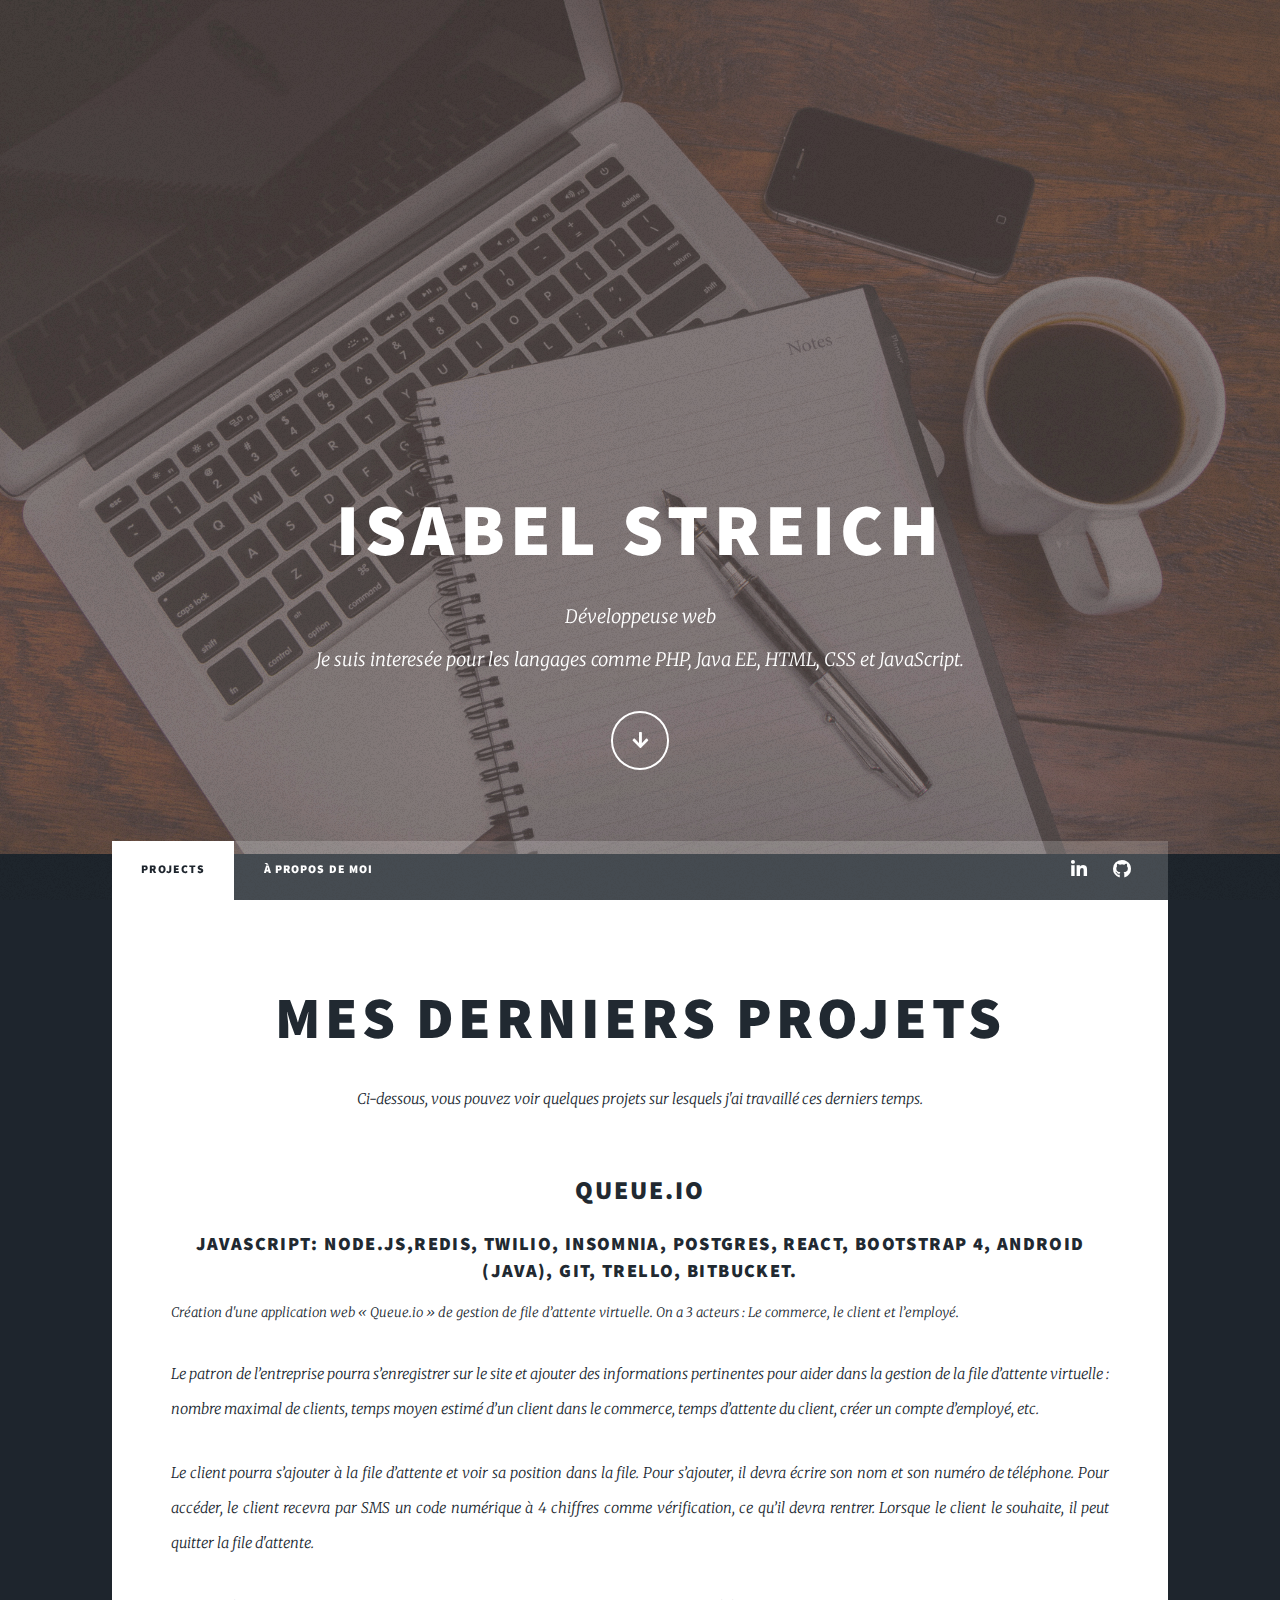
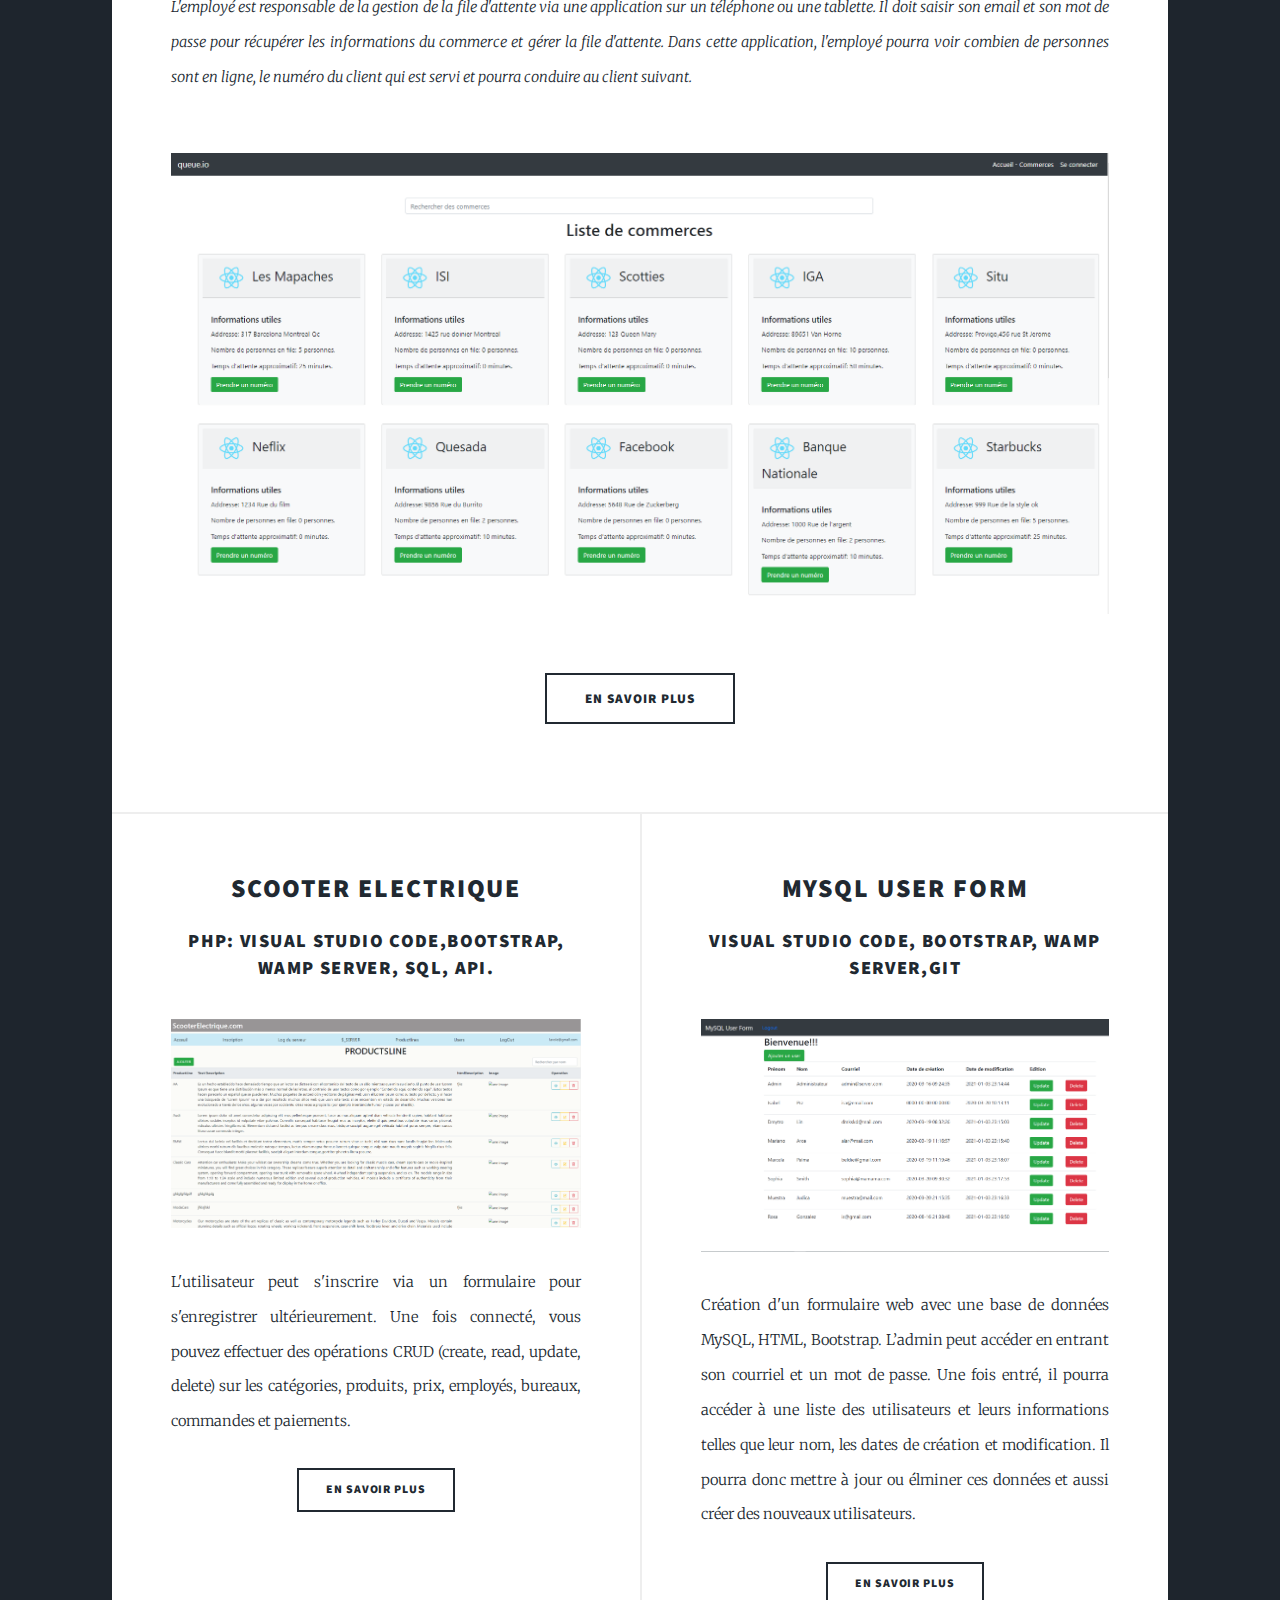
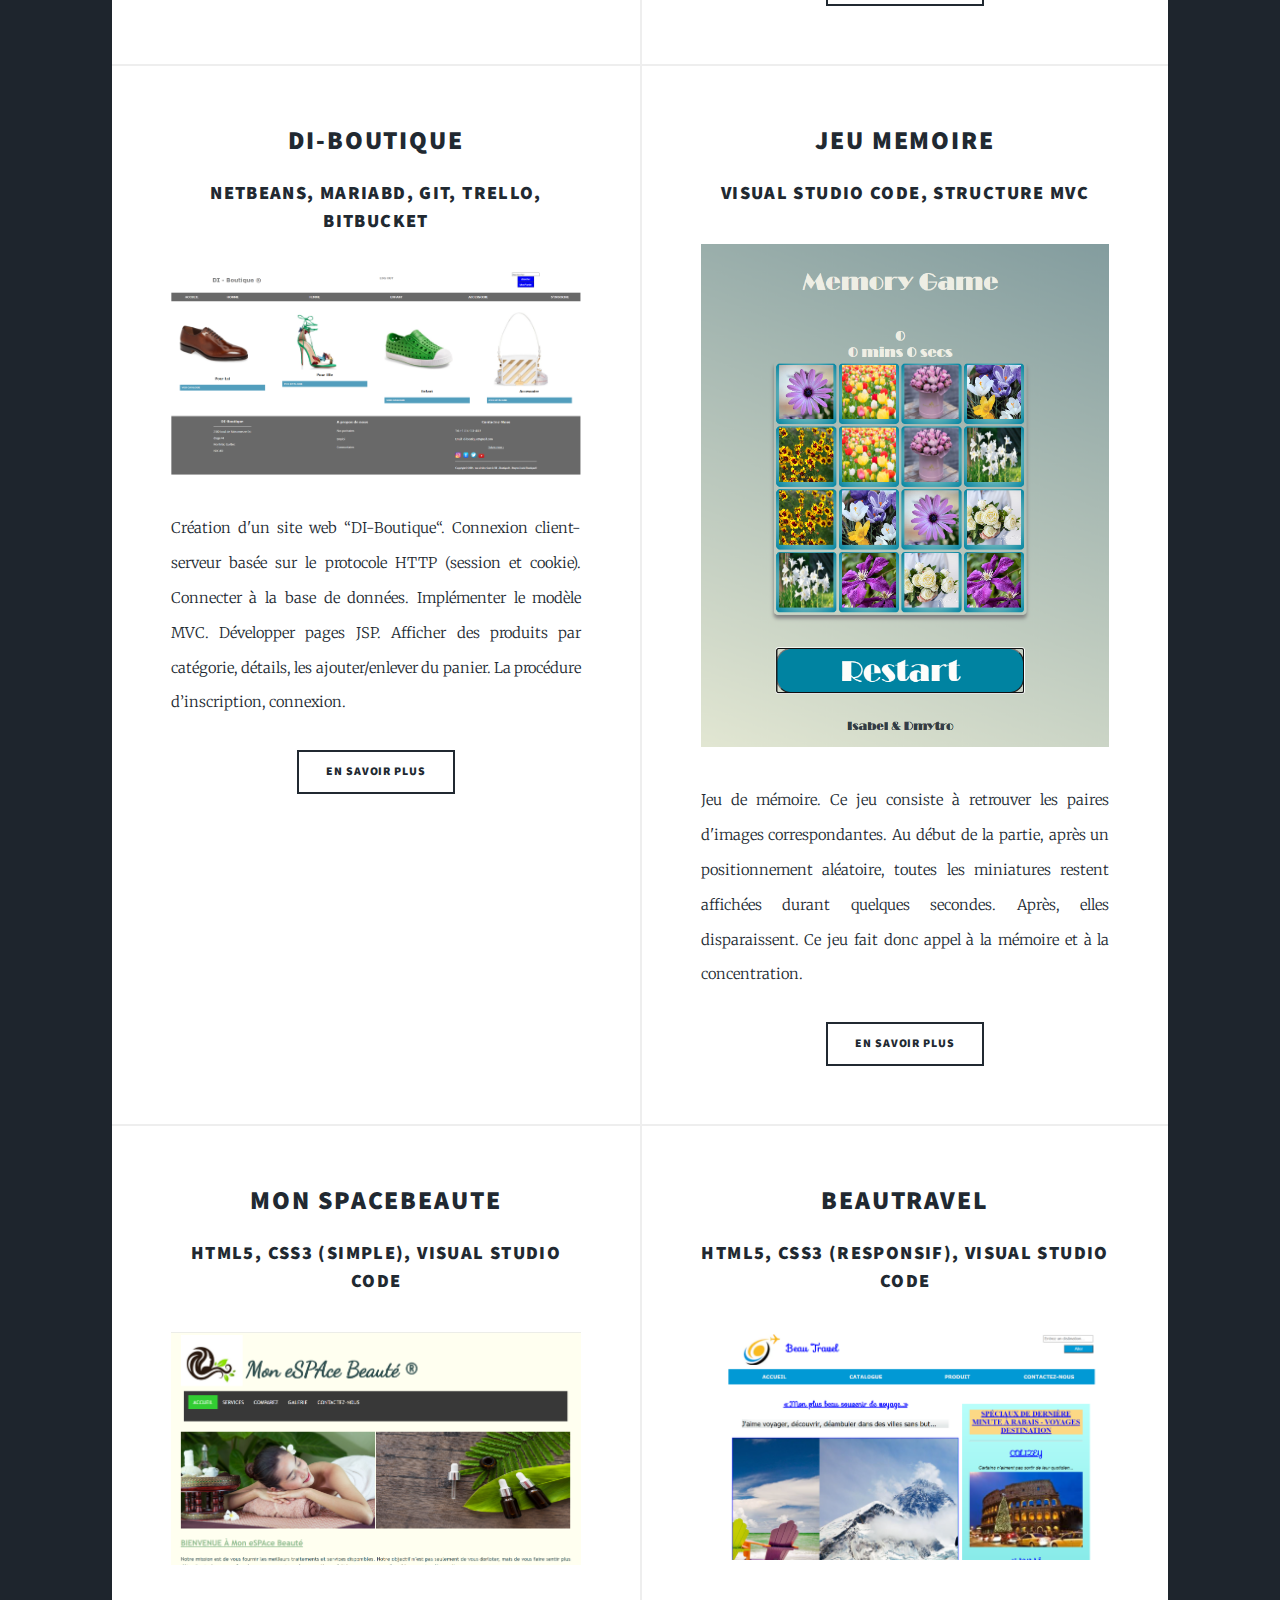
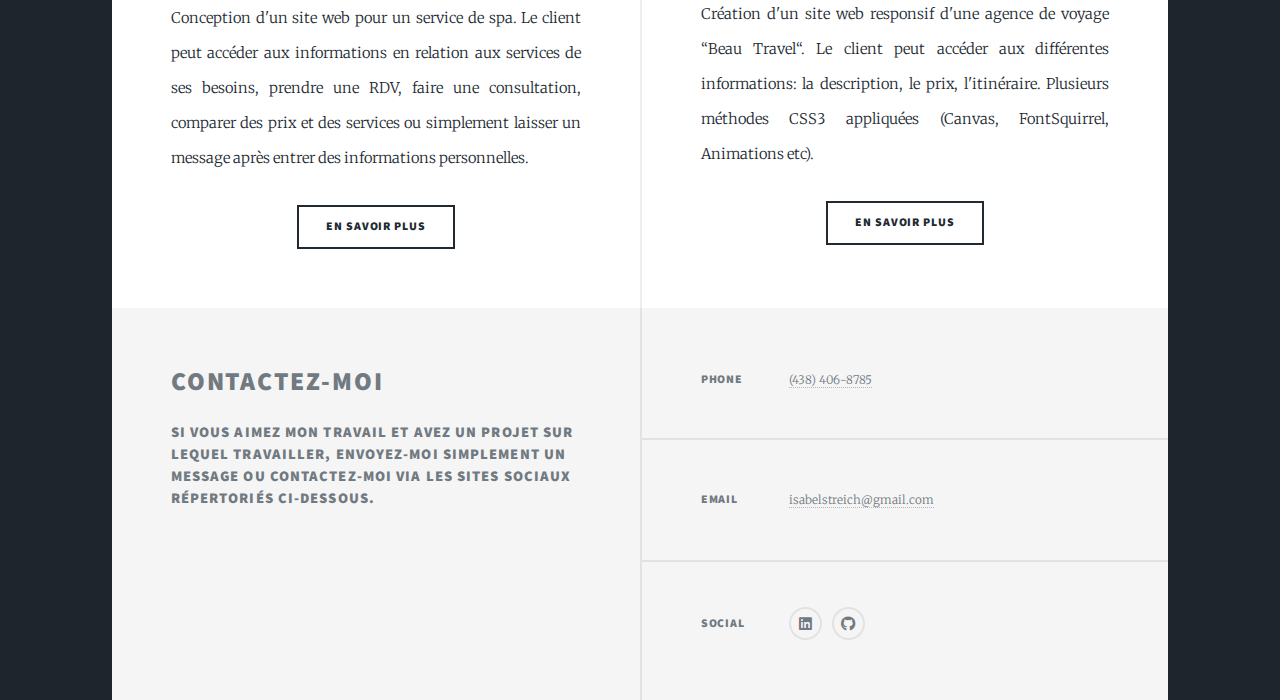
<file: index.html>
<!DOCTYPE HTML>
<!--
	Massively by HTML5 UP
	html5up.net | @ajlkn
	Free for personal and commercial use under the CCA 3.0 license (html5up.net/license)
-->
<html>

<head>
	<title>Isabel Streich: portfolio</title>
	<meta charset="utf-8" />
	<meta name="viewport" content="width=device-width, initial-scale=1, user-scalable=no" />
	<link rel="stylesheet" href="assets/css/main.css" />
	<noscript>
		<link rel="stylesheet" href="assets/css/noscript.css" />
	</noscript>
</head>

<body class="is-preload">

	<!-- Wrapper -->
	<div id="wrapper" class="fade-in">

		<!-- Intro -->
		<div id="intro">
			<h1>Isabel Streich</h1>
			<p>Développeuse web <a href="https://twitter.com/ajlkn"></a> <a href="https://html5up.net"></a><br />
				Je suis interesée pour les langages comme PHP, Java EE, HTML, CSS et JavaScript.</p>
			<ul class="actions">
				<li><a href="#header" class="button icon solid solo fa-arrow-down scrolly">Continue</a></li>
			</ul>
		</div>

		<!-- Header -->
		<header id="header">
			<a href="index.html" class="logo"> Isabel Streich</a>
		</header>

		<!-- Nav -->
		<nav id="nav">
			<ul class="links">
				<li class="active"><a href="index.html">Projects</a></li>
				<li><a href="generic.html">À PROPOS DE MOI</a></li>
				<!-- <li><a href="elements.html">Elements Reference</a></li> -->
			</ul>
			<ul class="icons">
				<li><a href="https://www.linkedin.com/in/isabel-streich-a444b17b/"
						class="icon brands fa-linkedin-in"><span class="label">LinkedIn</span></a></li>
				<li><a href="https://github.com/isabelStreich?tab=repositories" class="icon brands fa-github"><span
							class="label">GitHub</span></a></li>
			</ul>
		</nav>

		<!-- Main -->
		<div id="main">

			<!-- Featured Post -->
			<article class="post featured">
				<header class="major">
					<h2>Mes derniers projets</h2>
					<p>Ci-dessous, vous pouvez voir quelques projets sur lesquels j'ai travaillé ces derniers temps.</p>
				</header>

				<header class="posts">
					<!-- <span class="date">Decembre 2020</span> -->
					<h2><a href="https://github.com/isabelStreich/Queueio">Queue.io</a></h2>
					<h3>JavaScript: Node.js,Redis, Twilio, Insomnia, Postgres, React, Bootstrap 4, Android (java), GIT,
						Trello, Bitbucket.</h3>
					<p>Création d'une application web « Queue.io » de gestion de file d’attente virtuelle. On a 3
						acteurs : Le commerce, le client et l’employé.</p>
					<p>Le patron de l’entreprise pourra s’enregistrer sur le site et ajouter des informations
						pertinentes pour aider dans la gestion de la file d’attente virtuelle : nombre maximal de
						clients, temps moyen estimé d’un client dans le commerce, temps d’attente du client, créer un
						compte d’employé, etc.</p>
					<p>Le client pourra s’ajouter à la file d’attente et voir sa position dans la file. Pour s’ajouter,
						il devra écrire son nom et son numéro de téléphone. Pour accéder, le client recevra par SMS un
						code numérique à 4 chiffres comme vérification, ce qu’il devra rentrer. Lorsque le client le
						souhaite, il peut quitter la file d'attente.</p>
					<p>L'employé est responsable de la gestion de la file d'attente via une application sur un
						téléphone ou une tablette. Il doit saisir son email et son mot de passe pour récupérer les
						informations du commerce et gérer la file d'attente. Dans cette application, l'employé pourra
						voir combien de personnes sont en ligne, le numéro du client qui est servi et pourra conduire au
						client suivant.</p>
				</header>
				<a href="#" class="image main"><img src="images/queueio.png" alt="" /></a>
				<ul class="actions special">
					<li><a href="https://github.com/isabelStreich/Queueio" class="button large">En savoir plus</a></li>
				</ul>
			</article>

			<!-- Posts -->
			<section class="posts">
				<article>
					<header>
						<!-- <span class="date">September, 2020</span> -->
						<h2><a href="https://github.com/isabelStreich/scooter-electrique">Scooter Electrique </a></h2>
						<h3>PHP: Visual Studio Code,Bootstrap, Wamp Server, SQL, API.</h3>
					</header>
					<a href="https://github.com/isabelStreich/scooter-electrique" class="image fit"><img
							src="images/scooterElectrique.png" alt="" /></a>
					<p>L'utilisateur peut s'inscrire via un formulaire pour s'enregistrer ultérieurement. Une fois
						connecté, vous pouvez effectuer des opérations CRUD (create, read, update, delete) sur les
						catégories, produits, prix, employés, bureaux, commandes et paiements.</p>
					<ul class="actions special">
						<li><a href="https://github.com/isabelStreich/scooter-electrique" class="button">En savoir
								plus</a></li>
					</ul>
				</article>
				<article>
					<header>
						<!-- <span class="date">April 22, 2017</span> -->
						<h2><a href="https://github.com/isabelStreich/MySQL-User-Form">MySQL User Form</a></h2>
						<h3>Visual Studio Code, Bootstrap, Wamp Server,Git</h3>
					</header>
					<a href="https://github.com/isabelStreich/MySQL-User-Form" class="image fit"><img
							src="images/php-contact_list.png" alt="" /></a>
					<p>Création d'un formulaire web avec une base de données MySQL, HTML, Bootstrap. L’admin peut
						accéder en entrant son courriel et un mot de passe. Une fois entré, il pourra accéder à une
						liste des utilisateurs et leurs informations telles que leur nom, les dates de création et
						modification. Il pourra donc mettre à jour ou élminer ces données et aussi créer des nouveaux
						utilisateurs.</p>
					<ul class="actions special">
						<li><a href="https://github.com/isabelStreich/MySQL-User-Form" class="button">En savoir plus</a>
						</li>
					</ul>
				</article>
				<article>
					<header>
						<!-- <span class="date">April 18, 2017</span> -->
						<h2><a href="https://github.com/isabelStreich/di-boutique">Di-Boutique</a></h2>
						<h3>NetBeans, MariaBD, GIT, Trello, Bitbucket</h3>
					</header>
					<a href="https://github.com/isabelStreich/di-boutique" class="image fit"><img
							src="images/di-boutique.png" alt="" /></a>
					<p>Création d'un site web “DI-Boutique“. Connexion client-serveur basée sur le protocole HTTP
						(session et cookie). Connecter à la base de données. Implémenter le modèle MVC. Développer pages
						JSP. Afficher des produits par catégorie, détails, les ajouter/enlever du panier. La procédure
						d’inscription, connexion.</p>
					<ul class="actions special">
						<li><a href="https://github.com/isabelStreich/di-boutique" class="button">En savoir plus</a>
						</li>
					</ul>
				</article>
				<article>
					<header>
						<!-- <span class="date">April 14, 2017</span> -->
						<h2><a href="https://github.com/isabelStreich/JeuxMemoire">Jeu Memoire</a></h2>
						<h3>Visual Studio Code, Structure MVC</h3>
					</header>
					<a href="https://isabelstreich.github.io/JeuxMemoire" class="image fit"><img
							src="images/memorygame.png" alt="" /></a>
					<p>Jeu de mémoire. Ce jeu consiste à retrouver les paires d'images correspondantes. Au début de la
						partie, après un positionnement aléatoire, toutes les miniatures restent affichées durant
						quelques secondes. Après, elles disparaissent. Ce jeu fait donc appel à la mémoire et à la
						concentration.</p>
					<ul class="actions special">
						<li><a href="https://isabelstreich.github.io/JeuxMemoire" class="button">En savoir plus</a></li>
					</ul>
				</article>
				<article>
					<header>
						<!-- <span class="date">April 11, 2017</span> -->
						<h2><a href="http://streich.projetisi.com/">Mon SpaceBeaute</a></h2>
						<h3>HTML5, CSS3 (simple), Visual Studio Code</h3>
					</header>
					<a href="http://streich.projetisi.com/" class="image fit"><img src="images/monespacebeaute.png"
							alt="" /></a>
					<p>Conception d'un site web pour un service de spa. Le client peut accéder aux informations en
						relation aux services de ses besoins, prendre une RDV, faire une consultation, comparer des prix
						et des services ou simplement laisser un message après entrer des informations personnelles.</p>
					<ul class="actions special">
						<li><a href="http://streich.projetisi.com/" class="button">En savoir plus</a></li>
					</ul>
				</article>
				<article>
					<header>
						<!-- <span class="date">April 7, 2017</span> -->
						<h2><a href="https://github.com/isabelStreich/BeauTravel">BeauTravel</a></h2>
						<h3>HTML5, CSS3 (responsif), Visual Studio Code</h3>
					</header>
					<a href="https://github.com/isabelStreich/BeauTravel" class="image fit"><img
							src="images/beauTravel.png" alt="" /></a>
					<p>Création d'un site web responsif d'une agence de voyage “Beau Travel“. Le client peut accéder aux
						différentes informations: la description, le prix, l'itinéraire. Plusieurs méthodes CSS3
						appliquées (Canvas, FontSquirrel, Animations etc).</p>
					<ul class="actions special">
						<li><a href="https://github.com/isabelStreich/BeauTravel" class="button">En savoir plus</a></li>
					</ul>
				</article>
			</section>

			<!-- Footer -->


		</div>

		<!-- Footer -->
		<footer id="footer">
			<!-- <section>
				<form method="post" action="#">
					<div class="fields">
						<div class="field">
							<label for="name">Name</label>
							<input type="text" name="name" id="name" />
						</div>
						<div class="field">
							<label for="email">Email</label>
							<input type="text" name="email" id="email" />
						</div>
						<div class="field">
							<label for="message">Message</label>
							<textarea name="message" id="message" rows="3"></textarea>
						</div>
					</div>
					<ul class="actions">
						<li><input type="submit" value="Send Message" /></li>
					</ul>
				</form>
			</section> -->
			<section>
				<!-- <header class="major">
					<!-- <h2>Get in touch</h2> -->
				<!-- <h2>Entrer en contact</h2> -->
				<!-- </header> -->
				<h2>Contactez-moi</h2>
				<div>
					<h4>Si vous aimez mon travail et avez un projet sur lequel travailler, envoyez-moi simplement un
						message
						ou contactez-moi via les sites sociaux répertoriés ci-dessous. </h4>

				</div>
				<!-- <h4>
					Une idée? un projet à développer? ou voulez simplement en savoir un peu plus? N'hésitez pas à me
					contacter pour plus d'informations! </h4> -->
				<!-- <h4>
					Une idée? un projet à développer? ou voulez travailler ensemble? N'hésitez pas à me
					contacter pour plus d'informations! </h4> -->
				<!-- <ul class="contact">
					<li class="icon solid fa-envelope"><a href="#"> isabelstreich@gmail.com</a></li>
					<li class="icon solid fa-phone"> (438) 406-8785</li>
					<li class="icon solid fa-home"> Montréal, QC, Canadá</li>
				</ul> -->
			</section>
			<section class="split contact">
				<!-- <section class="alt">
					<h3>Address</h3>
					<p>1234 Somewhere Road #87257<br />
						Nashville, TN 00000-0000</p>
				</section> -->
				<section>
					<h3>Phone</h3>
					<p><a href="#">(438) 406-8785</a></p>
				</section>
				<section>
					<h3>Email</h3>
					<p><a href="#">isabelstreich@gmail.com</a></p>
				</section>
				<section>

					<h3>Social</h3>
					<ul class="icons alt">
						<li><a href="https://www.linkedin.com/in/isabel-streich-a444b17b/"
								class="icon brands alt fa-linkedin"><span class="label">LinkedIn</span></a>
						</li>
						<li><a href="https://github.com/isabelStreich" class="icon brands alt fa-github"><span
									class="label">GitHub</span></a></li>
					</ul>
				</section>
			</section>
		</footer>

		<!-- Copyright -->
		<!-- <div id="copyright">
			<ul>
				<li>&copy; Untitled</li>
				<li>Design: <a href="https://html5up.net">HTML5 UP</a></li>
			</ul>
		</div> -->

	</div>

	<!-- Scripts -->
	<script src="assets/js/jquery.min.js"></script>
	<script src="assets/js/jquery.scrollex.min.js"></script>
	<script src="assets/js/jquery.scrolly.min.js"></script>
	<script src="assets/js/browser.min.js"></script>
	<script src="assets/js/breakpoints.min.js"></script>
	<script src="assets/js/util.js"></script>
	<script src="assets/js/main.js"></script>

</body>

</html>
</file>
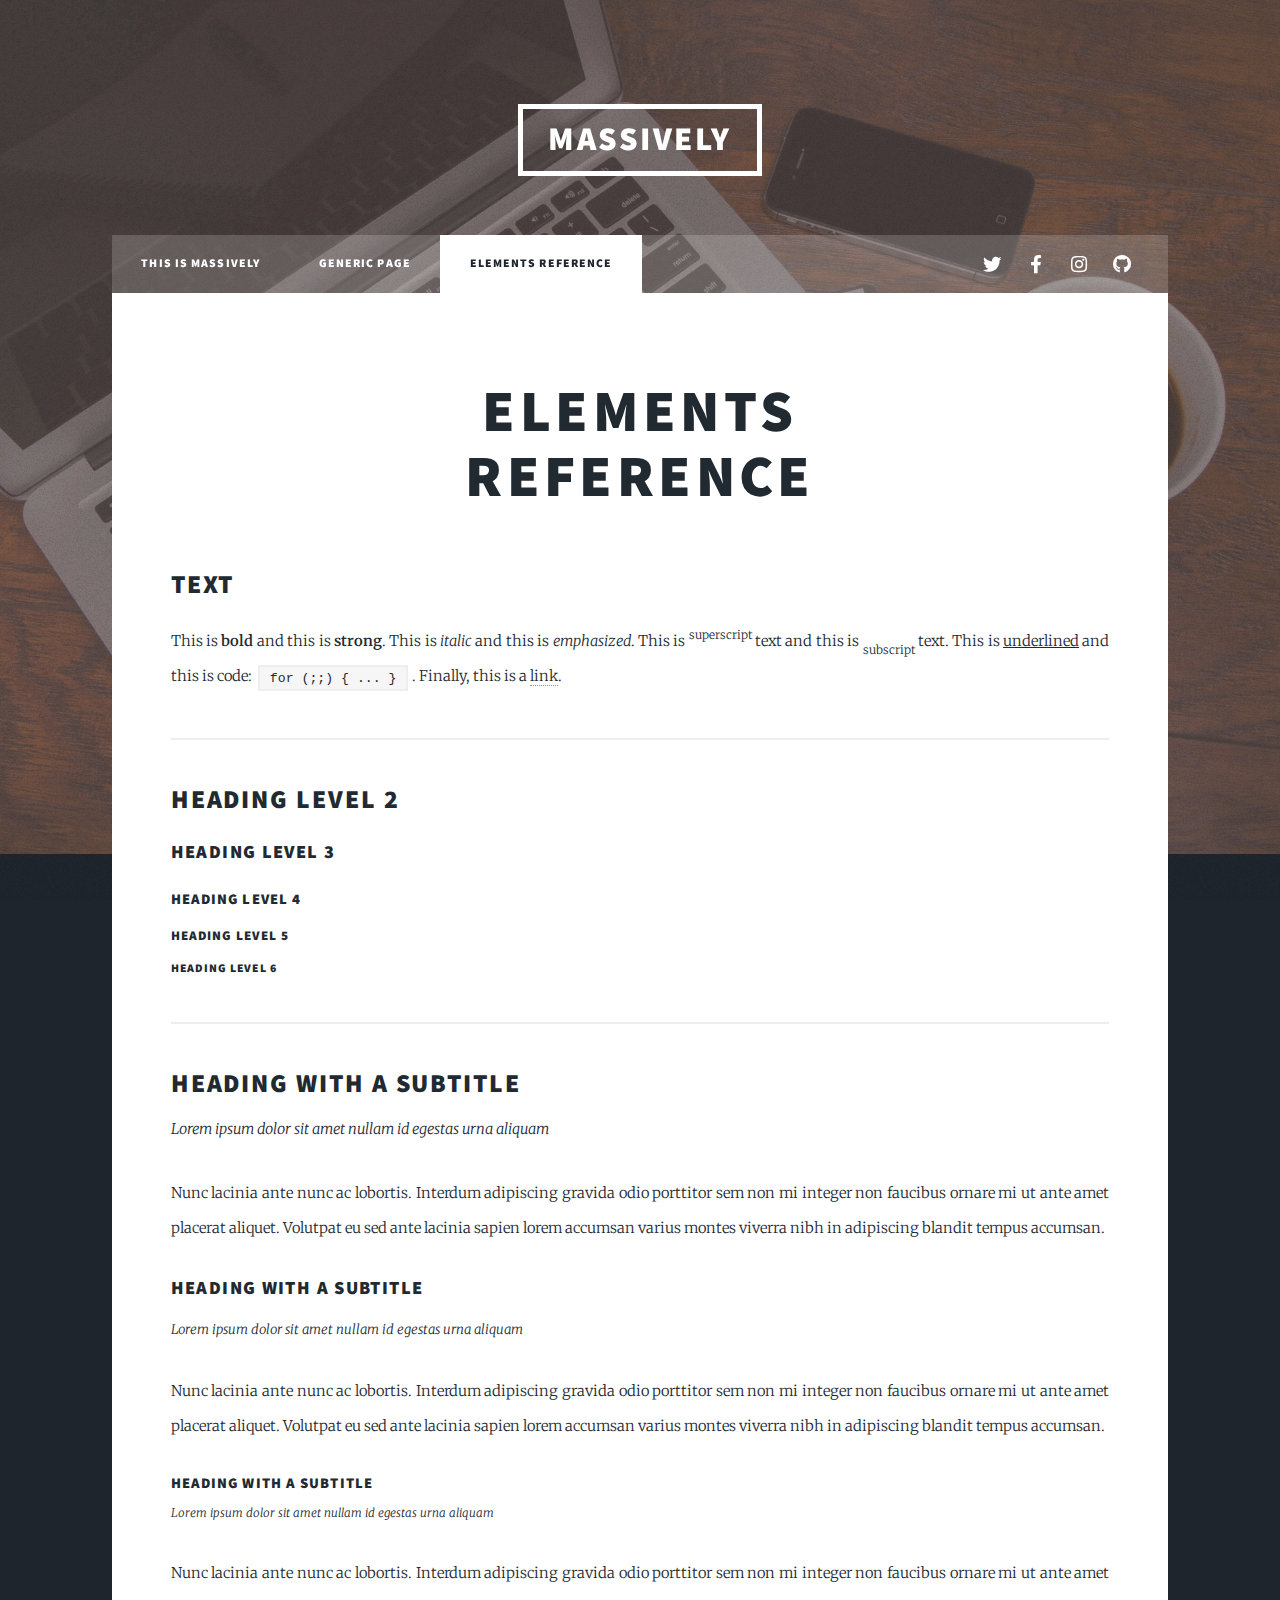
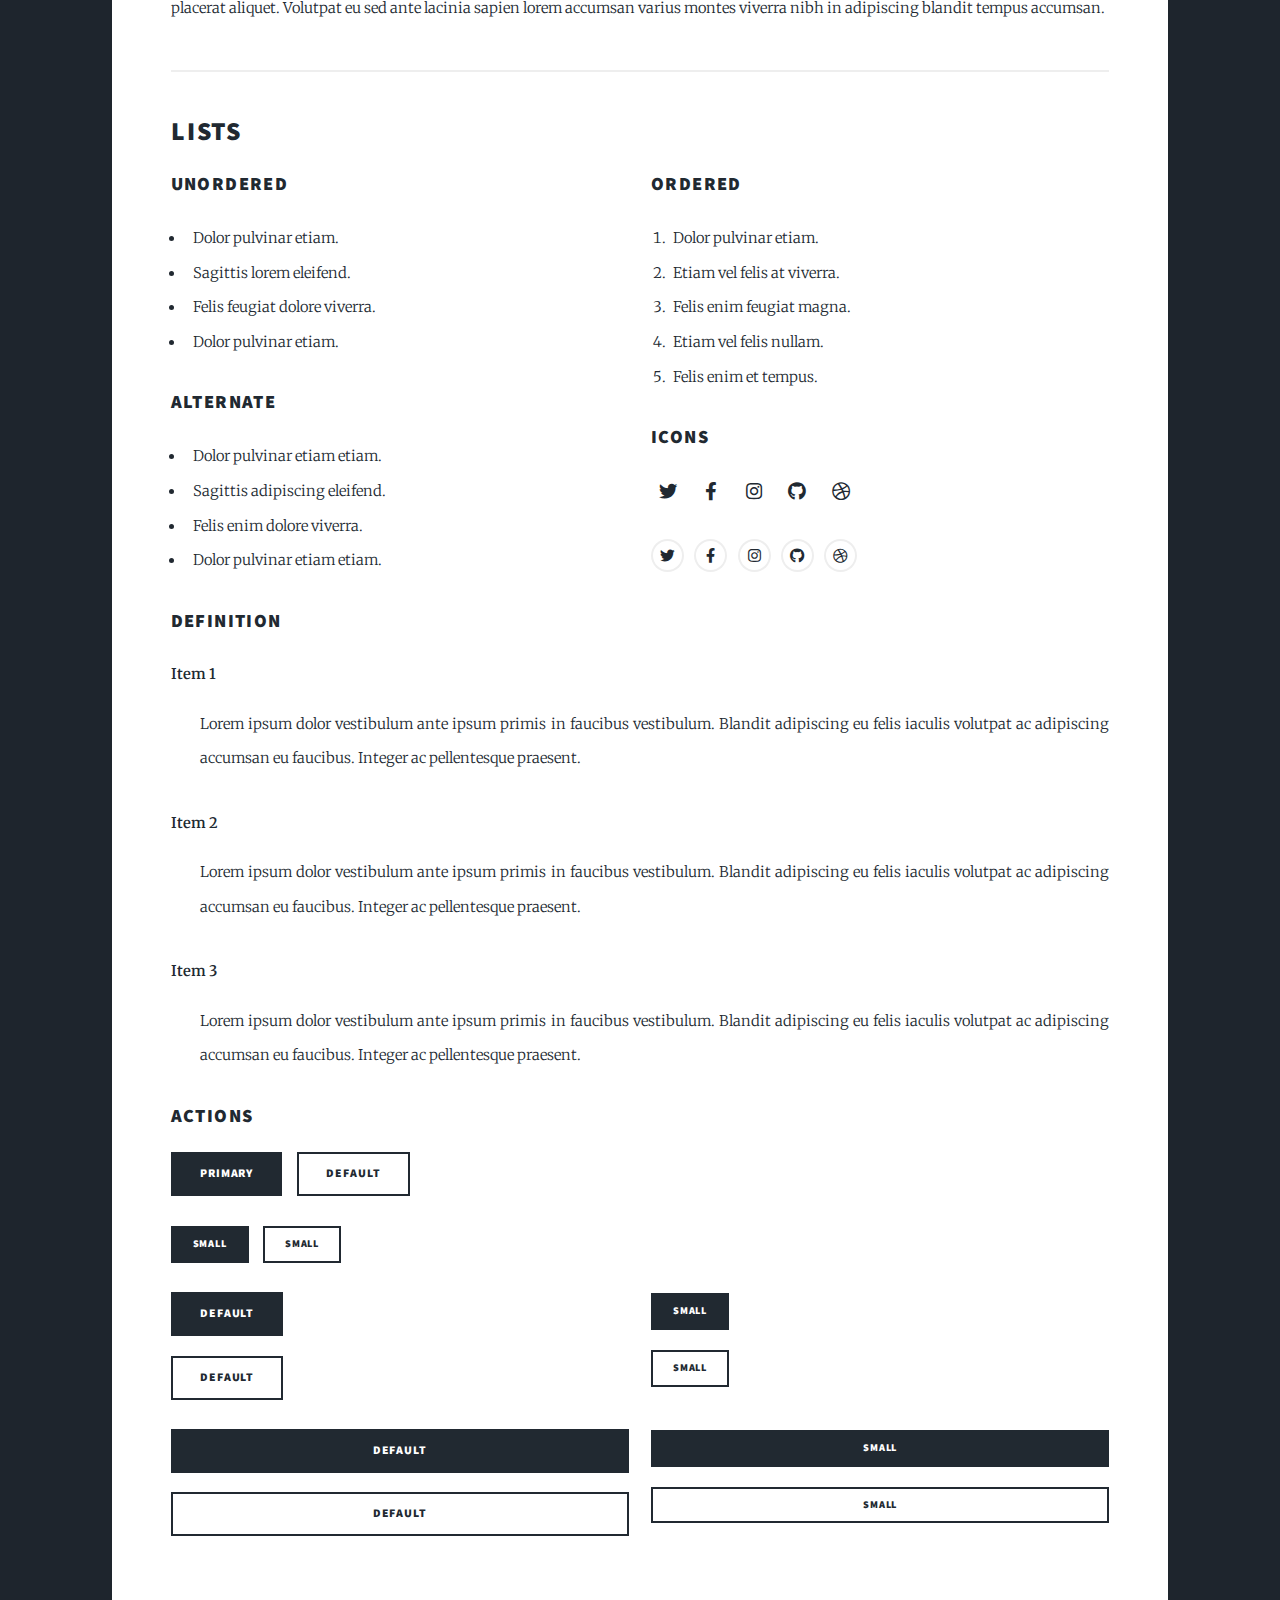
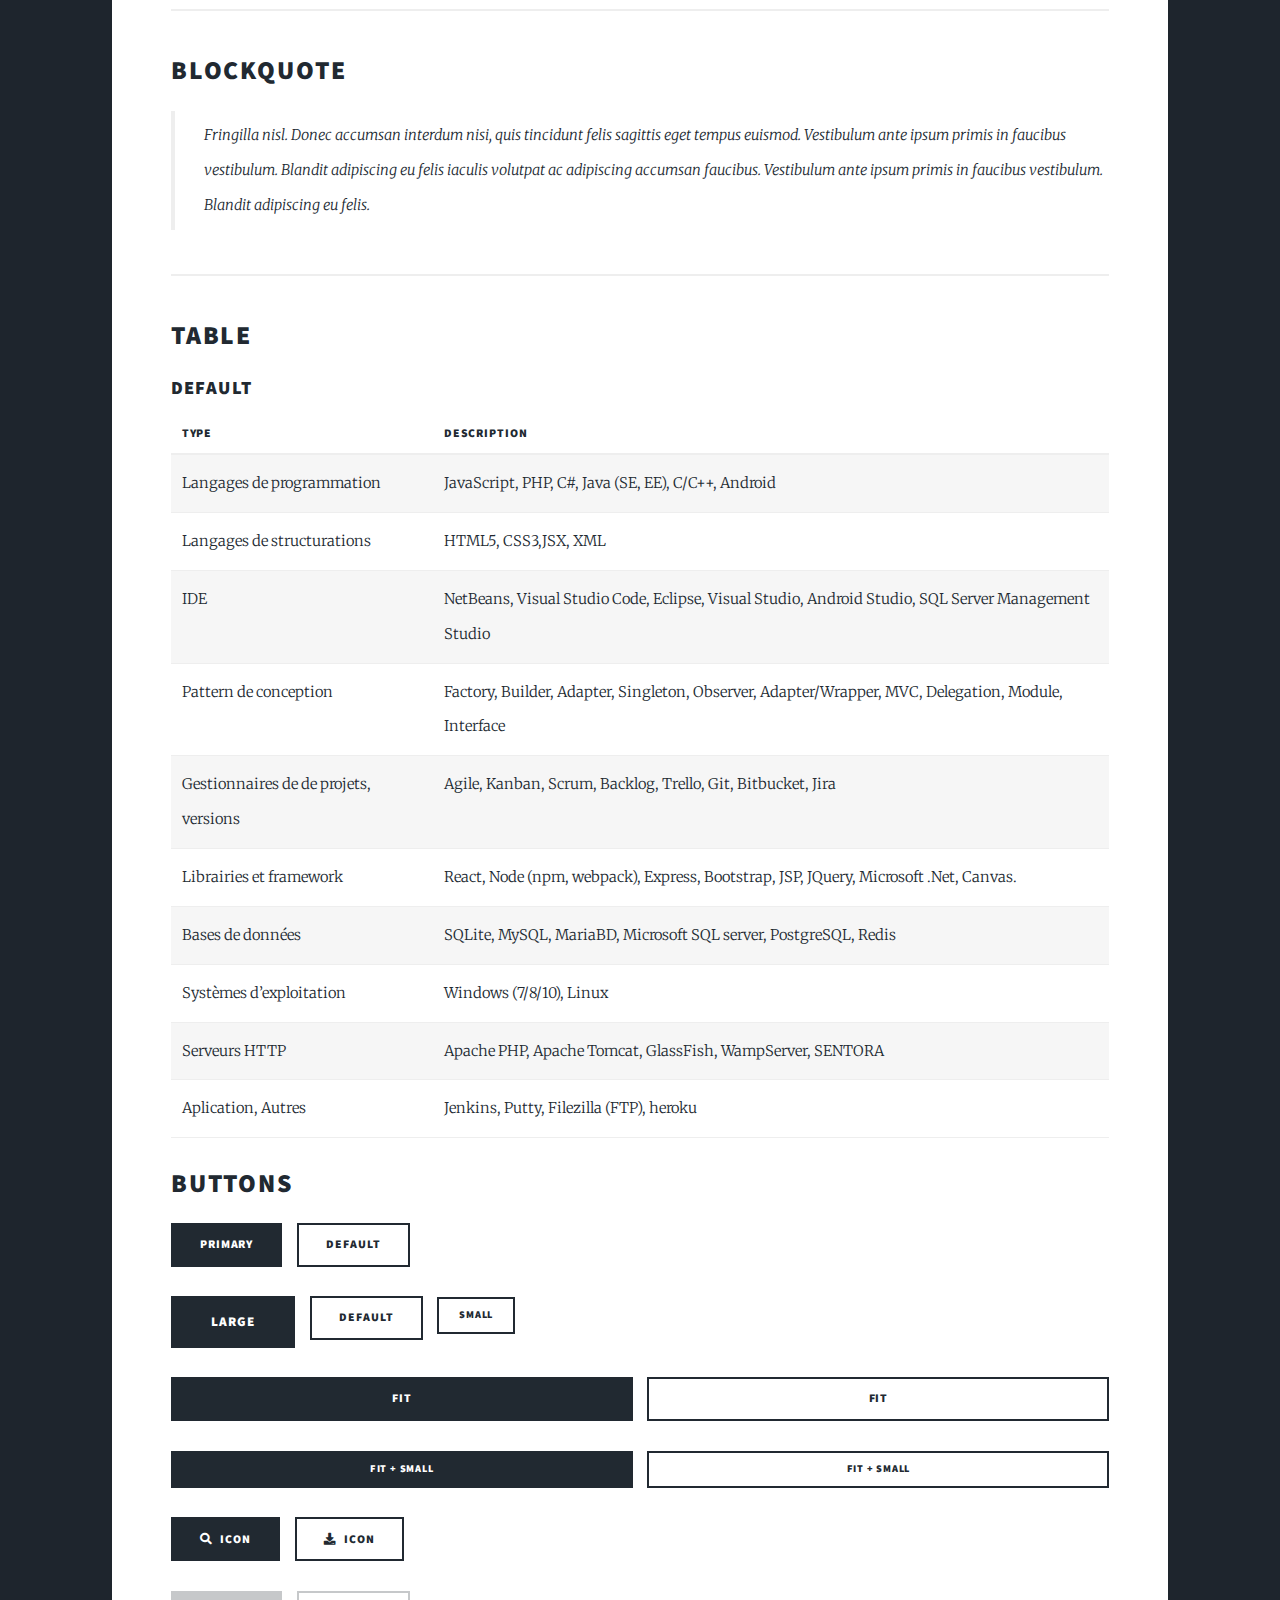
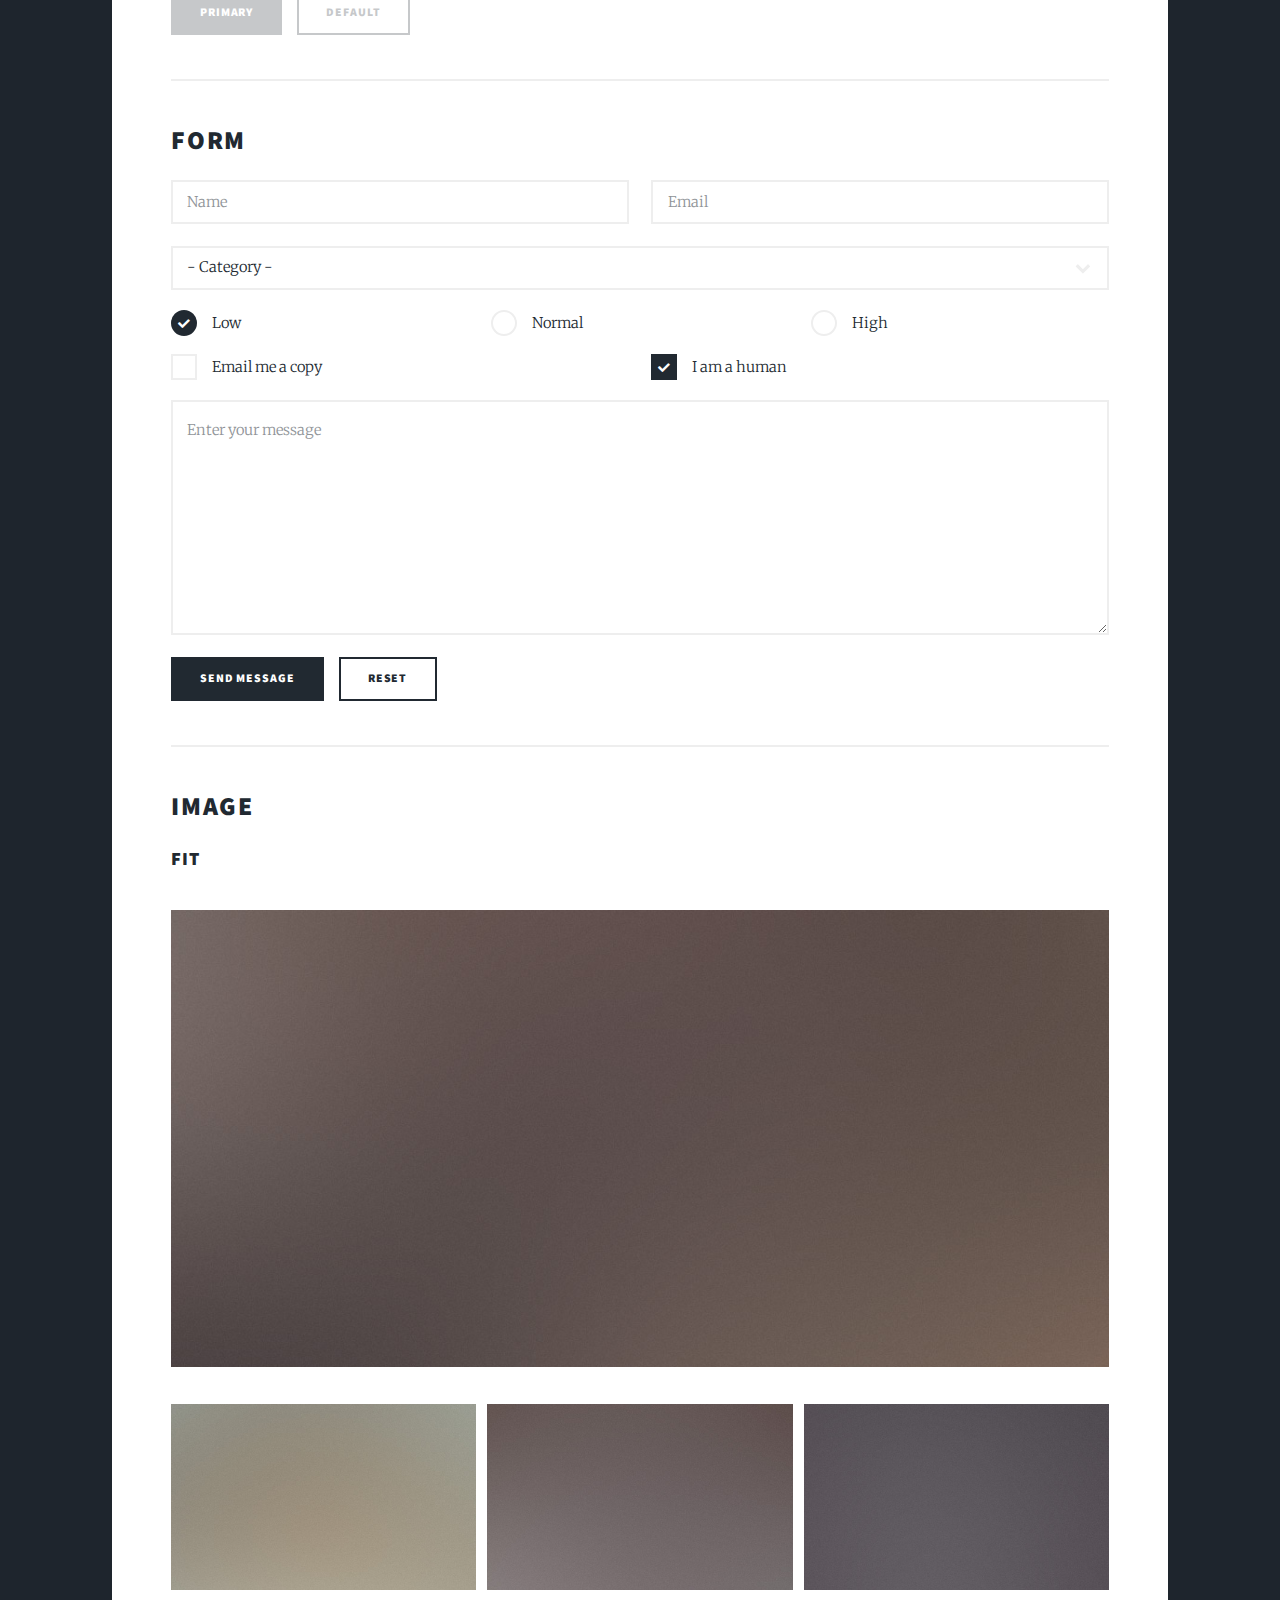
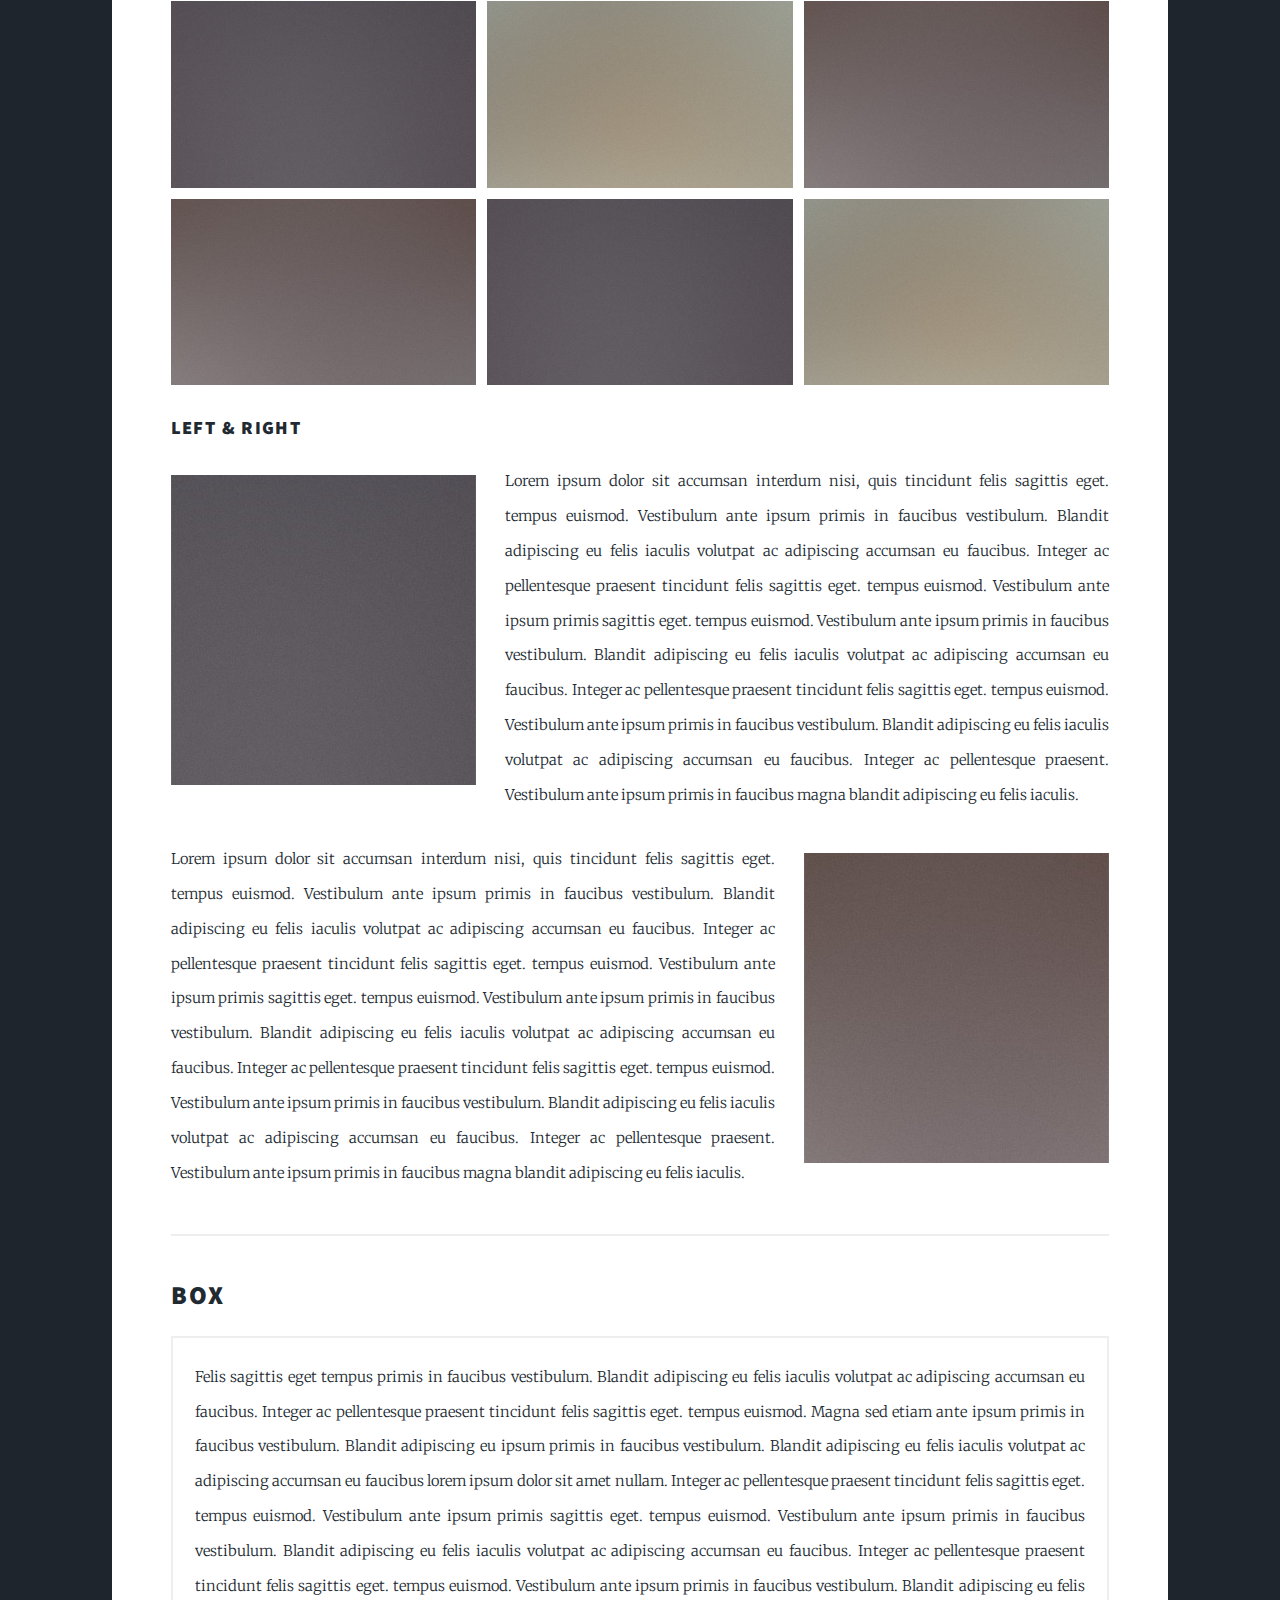
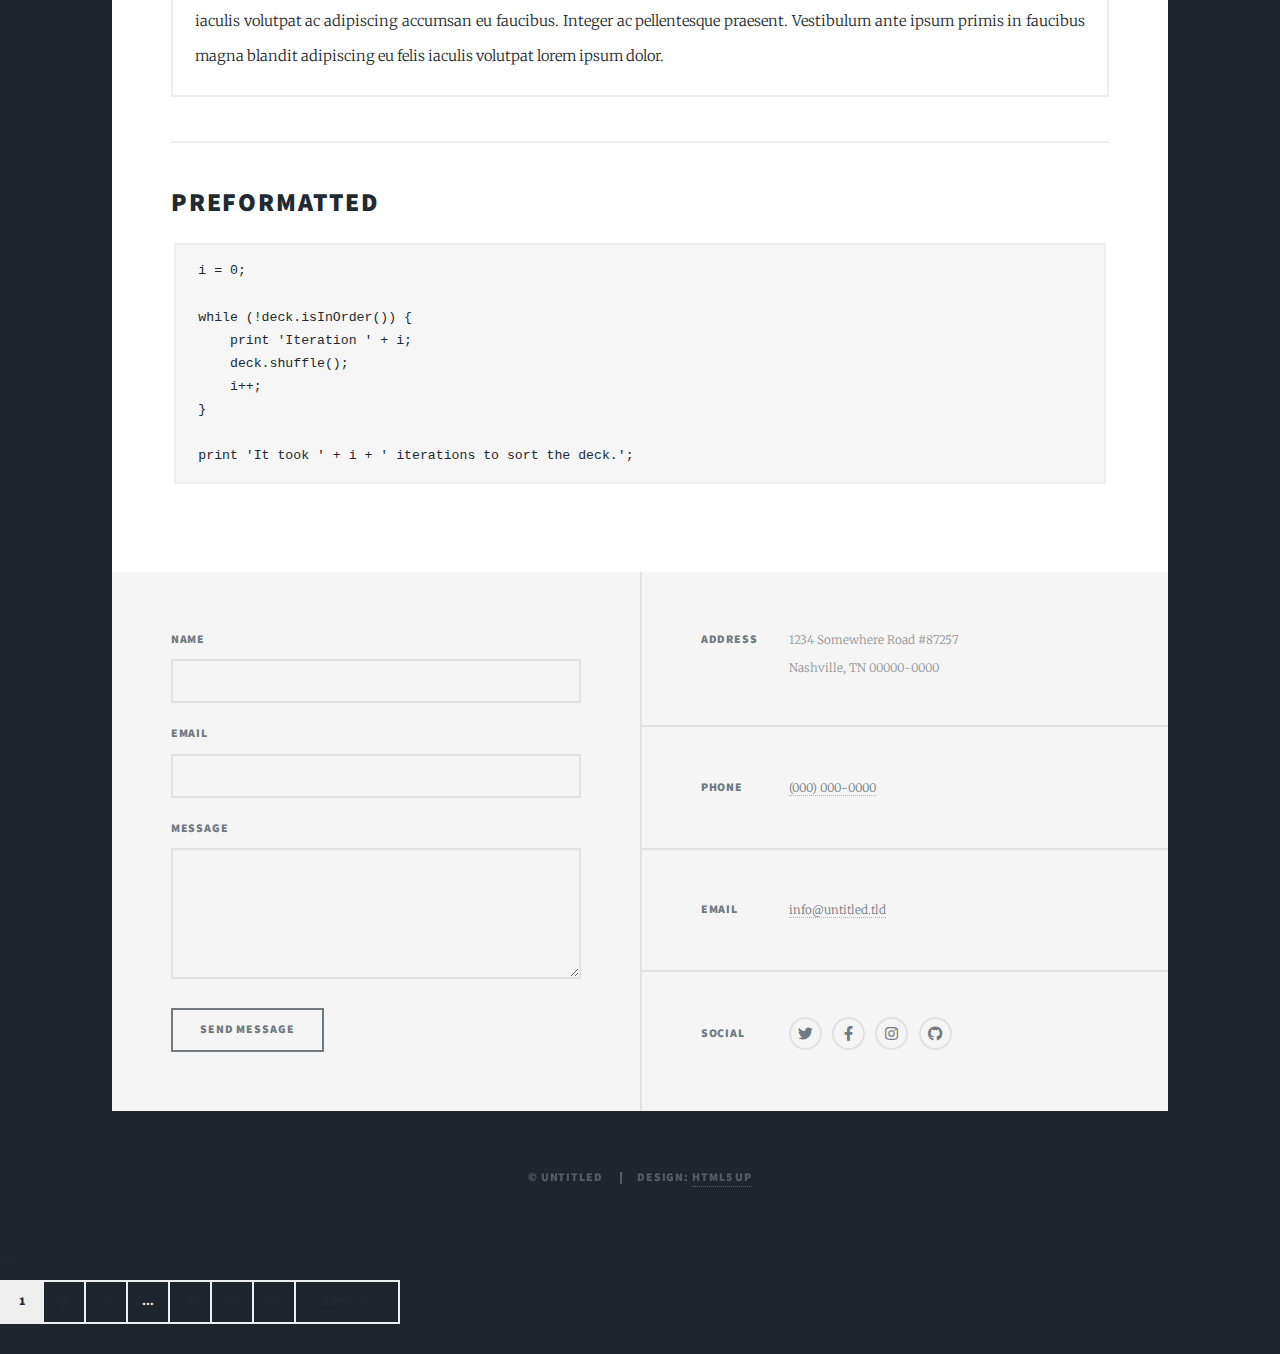
<file: elements.html>
<!-- <!DOCTYPE HTML>
<!--
	Massively by HTML5 UP
	html5up.net | @ajlkn
	Free for personal and commercial use under the CCA 3.0 license (html5up.net/license)
-->
<html>

<head>
	<title>Elements Reference - Massively by HTML5 UP</title>
	<meta charset="utf-8" />
	<meta name="viewport" content="width=device-width, initial-scale=1, user-scalable=no" />
	<link rel="stylesheet" href="assets/css/main.css" />
	<noscript>
		<link rel="stylesheet" href="assets/css/noscript.css" /></noscript>
</head>

<body class="is-preload">

	<!-- Wrapper -->
	<div id="wrapper">

		<!-- Header -->
		<header id="header">
			<a href="index.html" class="logo">Massively</a>
		</header>

		<!-- Nav -->
		<nav id="nav">
			<ul class="links">
				<li><a href="index.html">This is Massively</a></li>
				<li><a href="generic.html">Generic Page</a></li>
				<li class="active"><a href="elements.html">Elements Reference</a></li>
			</ul>
			<ul class="icons">
				<li><a href="#" class="icon brands fa-twitter"><span class="label">Twitter</span></a></li>
				<li><a href="#" class="icon brands fa-facebook-f"><span class="label">Facebook</span></a></li>
				<li><a href="#" class="icon brands fa-instagram"><span class="label">Instagram</span></a></li>
				<li><a href="#" class="icon brands fa-github"><span class="label">GitHub</span></a></li>
			</ul>
		</nav>

		<!-- Main -->
		<div id="main">

			<!-- Post -->
			<section class="post">
				<header class="major">
					<h1>Elements<br />
						Reference</h1>
				</header>

				<!-- Text stuff -->
				<h2>Text</h2>
				<p>This is <b>bold</b> and this is <strong>strong</strong>. This is <i>italic</i> and this is
					<em>emphasized</em>.
					This is <sup>superscript</sup> text and this is <sub>subscript</sub> text.
					This is <u>underlined</u> and this is code: <code>for (;;) { ... }</code>.
					Finally, this is a <a href="#">link</a>.</p>
				<hr />
				<h2>Heading Level 2</h2>
				<h3>Heading Level 3</h3>
				<h4>Heading Level 4</h4>
				<h5>Heading Level 5</h5>
				<h6>Heading Level 6</h6>
				<hr />
				<header>
					<h2>Heading with a Subtitle</h2>
					<p>Lorem ipsum dolor sit amet nullam id egestas urna aliquam</p>
				</header>
				<p>Nunc lacinia ante nunc ac lobortis. Interdum adipiscing gravida odio porttitor sem non mi integer non
					faucibus ornare mi ut ante amet placerat aliquet. Volutpat eu sed ante lacinia sapien lorem accumsan
					varius montes viverra nibh in adipiscing blandit tempus accumsan.</p>
				<header>
					<h3>Heading with a Subtitle</h3>
					<p>Lorem ipsum dolor sit amet nullam id egestas urna aliquam</p>
				</header>
				<p>Nunc lacinia ante nunc ac lobortis. Interdum adipiscing gravida odio porttitor sem non mi integer non
					faucibus ornare mi ut ante amet placerat aliquet. Volutpat eu sed ante lacinia sapien lorem accumsan
					varius montes viverra nibh in adipiscing blandit tempus accumsan.</p>
				<header>
					<h4>Heading with a Subtitle</h4>
					<p>Lorem ipsum dolor sit amet nullam id egestas urna aliquam</p>
				</header>
				<p>Nunc lacinia ante nunc ac lobortis. Interdum adipiscing gravida odio porttitor sem non mi integer non
					faucibus ornare mi ut ante amet placerat aliquet. Volutpat eu sed ante lacinia sapien lorem accumsan
					varius montes viverra nibh in adipiscing blandit tempus accumsan.</p>

				<hr />

				<!-- Lists -->
				<h2>Lists</h2>
				<div class="row">
					<div class="col-6 col-12-small">

						<h3>Unordered</h3>
						<ul>
							<li>Dolor pulvinar etiam.</li>
							<li>Sagittis lorem eleifend.</li>
							<li>Felis feugiat dolore viverra.</li>
							<li>Dolor pulvinar etiam.</li>
						</ul>

						<h3>Alternate</h3>
						<ul class="alt">
							<li>Dolor pulvinar etiam etiam.</li>
							<li>Sagittis adipiscing eleifend.</li>
							<li>Felis enim dolore viverra.</li>
							<li>Dolor pulvinar etiam etiam.</li>
						</ul>

					</div>
					<div class="col-6 col-12-small">

						<h3>Ordered</h3>
						<ol>
							<li>Dolor pulvinar etiam.</li>
							<li>Etiam vel felis at viverra.</li>
							<li>Felis enim feugiat magna.</li>
							<li>Etiam vel felis nullam.</li>
							<li>Felis enim et tempus.</li>
						</ol>

						<h3>Icons</h3>
						<ul class="icons">
							<li><a href="#" class="icon brands fa-twitter"><span class="label">Twitter</span></a></li>
							<li><a href="#" class="icon brands fa-facebook-f"><span class="label">Facebook</span></a>
							</li>
							<li><a href="#" class="icon brands fa-instagram"><span class="label">Instagram</span></a>
							</li>
							<li><a href="#" class="icon brands fa-github"><span class="label">Github</span></a></li>
							<li><a href="#" class="icon brands fa-dribbble"><span class="label">Dribbble</span></a></li>
						</ul>
						<ul class="icons alt">
							<li><a href="#" class="icon brands alt fa-twitter"><span class="label">Twitter</span></a>
							</li>
							<li><a href="#" class="icon brands alt fa-facebook-f"><span
										class="label">Facebook</span></a></li>
							<li><a href="#" class="icon brands alt fa-instagram"><span
										class="label">Instagram</span></a></li>
							<li><a href="#" class="icon brands alt fa-github"><span class="label">Github</span></a></li>
							<li><a href="#" class="icon brands alt fa-dribbble"><span class="label">Dribbble</span></a>
							</li>
						</ul>

					</div>
				</div>
				<h3>Definition</h3>
				<dl>
					<dt>Item 1</dt>
					<dd>
						<p>Lorem ipsum dolor vestibulum ante ipsum primis in faucibus vestibulum. Blandit adipiscing eu
							felis iaculis volutpat ac adipiscing accumsan eu faucibus. Integer ac pellentesque praesent.
						</p>
					</dd>
					<dt>Item 2</dt>
					<dd>
						<p>Lorem ipsum dolor vestibulum ante ipsum primis in faucibus vestibulum. Blandit adipiscing eu
							felis iaculis volutpat ac adipiscing accumsan eu faucibus. Integer ac pellentesque praesent.
						</p>
					</dd>
					<dt>Item 3</dt>
					<dd>
						<p>Lorem ipsum dolor vestibulum ante ipsum primis in faucibus vestibulum. Blandit adipiscing eu
							felis iaculis volutpat ac adipiscing accumsan eu faucibus. Integer ac pellentesque praesent.
						</p>
					</dd>
				</dl>

				<h3>Actions</h3>
				<ul class="actions">
					<li><a href="#" class="button primary">Primary</a></li>
					<li><a href="#" class="button">Default</a></li>
				</ul>
				<ul class="actions small">
					<li><a href="#" class="button primary small">Small</a></li>
					<li><a href="#" class="button small">Small</a></li>
				</ul>
				<div class="row">
					<div class="col-6 col-12-small">
						<ul class="actions stacked">
							<li><a href="#" class="button primary">Default</a></li>
							<li><a href="#" class="button">Default</a></li>
						</ul>
					</div>
					<div class="col-6 col-12-small">
						<ul class="actions stacked">
							<li><a href="#" class="button primary small">Small</a></li>
							<li><a href="#" class="button small">Small</a></li>
						</ul>
					</div>
				</div>
				<div class="row">
					<div class="col-6 col-12-small">
						<ul class="actions stacked">
							<li><a href="#" class="button primary fit">Default</a></li>
							<li><a href="#" class="button fit">Default</a></li>
						</ul>
					</div>
					<div class="col-6 col-12-small">
						<ul class="actions stacked">
							<li><a href="#" class="button primary small fit">Small</a></li>
							<li><a href="#" class="button small fit">Small</a></li>
						</ul>
					</div>
				</div>

				<hr />

				<!-- Blockquote -->
				<h2>Blockquote</h2>
				<blockquote>Fringilla nisl. Donec accumsan interdum nisi, quis tincidunt felis sagittis eget tempus
					euismod. Vestibulum ante ipsum primis in faucibus vestibulum. Blandit adipiscing eu felis iaculis
					volutpat ac adipiscing accumsan faucibus. Vestibulum ante ipsum primis in faucibus vestibulum.
					Blandit adipiscing eu felis.</blockquote>

				<hr />

				<!-- Table -->
				<h2>Table</h2>

				<h3>Default</h3>
				<div class="table-wrapper">
					<table>
						<thead>
							<tr>
								<th>Type</th>
								<th>Description</th>
							</tr>
						</thead>
						<tbody>
							<tr>
								<td>Langages de programmation</td>
								<td>JavaScript, PHP, C#, Java (SE, EE), C/C++, Android</td>

							</tr>
							<tr>
								<td>Langages de structurations</td>
								<td>HTML5, CSS3,JSX, XML</td>

							</tr>
							<tr>
								<td>IDE</td>
								<td>NetBeans, Visual Studio Code, Eclipse, Visual Studio, Android Studio, SQL Server
									Management Studio</td>

							</tr>
							<tr>
								<td>Pattern de conception</td>
								<td>Factory, Builder, Adapter, Singleton, Observer, Adapter/Wrapper, MVC, Delegation,
									Module, Interface</td>

							</tr>
							<tr>
								<td>Gestionnaires de de projets, versions</td>
								<td>Agile, Kanban, Scrum, Backlog, Trello, Git, Bitbucket, Jira</td>

							</tr>
							<tr>
								<td>Librairies et framework</td>
								<td> React, Node (npm, webpack), Express, Bootstrap, JSP, JQuery, Microsoft .Net,
									Canvas.</td>

							</tr>
							<tr>
								<td>Bases de données</td>
								<td>SQLite, MySQL, MariaBD, Microsoft SQL server, PostgreSQL, Redis</td>

							</tr>
							<tr>
								<td>Systèmes d’exploitation</td>
								<td>Windows (7/8/10), Linux</td>

							</tr>
							<tr>
								<td>Serveurs HTTP</td>
								<td>Apache PHP, Apache Tomcat, GlassFish, WampServer, SENTORA</td>

							</tr>
							<tr>
								<td>Aplication, Autres</td>
								<td>Jenkins, Putty, Filezilla (FTP), heroku</td>

							</tr>
						</tbody>

					</table>

				</div>

				<!-- <h3>Alternate</h3>
				<div class="table-wrapper">
					<table class="alt">
						<thead>
							<tr>
								<th>Name</th>
								<th>Description</th>
								<th>Price</th>
							</tr>
						</thead>
						<tbody>
							<tr>
								<td>Item 1</td>
								<td>Ante turpis integer aliquet porttitor.</td>
								<td>29.99</td>
							</tr>
							<tr>
								<td>Item 2</td>
								<td>Vis ac commodo adipiscing arcu aliquet.</td>
								<td>19.99</td>
							</tr>
							<tr>
								<td>Item 3</td>
								<td> Morbi faucibus arcu accumsan lorem.</td>
								<td>29.99</td>
							</tr>
							<tr>
								<td>Item 4</td>
								<td>Vitae integer tempus condimentum.</td>
								<td>19.99</td>
							</tr>
							<tr>
								<td>Item 5</td>
								<td>Ante turpis integer aliquet porttitor.</td>
								<td>29.99</td>
							</tr>
						</tbody>
						<tfoot>
							<tr>
								<td colspan="2"></td>
								<td>100.00</td>
							</tr>
						</tfoot>
					</table>
				</div>

				<hr />

				<!-- Buttons -->
				<h2>Buttons</h2>
				<ul class="actions">
					<li><a href="#" class="button primary">Primary</a></li>
					<li><a href="#" class="button">Default</a></li>
				</ul>
				<ul class="actions">
					<li><a href="#" class="button primary large">Large</a></li>
					<li><a href="#" class="button">Default</a></li>
					<li><a href="#" class="button small">Small</a></li>
				</ul>
				<ul class="actions fit">
					<li><a href="#" class="button primary fit">Fit</a></li>
					<li><a href="#" class="button fit">Fit</a></li>
				</ul>
				<ul class="actions fit small">
					<li><a href="#" class="button primary fit small">Fit + Small</a></li>
					<li><a href="#" class="button fit small">Fit + Small</a></li>
				</ul>
				<ul class="actions">
					<li><a href="#" class="button primary icon solid fa-search">Icon</a></li>
					<li><a href="#" class="button icon solid fa-download">Icon</a></li>
				</ul>
				<ul class="actions">
					<li><span class="button primary disabled">Primary</span></li>
					<li><span class="button disabled">Default</span></li>
				</ul>

				<hr />

				<!-- Form -->
				<h2>Form</h2>

				<form method="post" action="#">
					<div class="row gtr-uniform">
						<div class="col-6 col-12-xsmall">
							<input type="text" name="demo-name" id="demo-name" value="" placeholder="Name" />
						</div>
						<div class="col-6 col-12-xsmall">
							<input type="email" name="demo-email" id="demo-email" value="" placeholder="Email" />
						</div>
						<!-- Break -->
						<div class="col-12">
							<select name="demo-category" id="demo-category">
								<option value="">- Category -</option>
								<option value="1">Manufacturing</option>
								<option value="1">Shipping</option>
								<option value="1">Administration</option>
								<option value="1">Human Resources</option>
							</select>
						</div>
						<!-- Break -->
						<div class="col-4 col-12-small">
							<input type="radio" id="demo-priority-low" name="demo-priority" checked>
							<label for="demo-priority-low">Low</label>
						</div>
						<div class="col-4 col-12-small">
							<input type="radio" id="demo-priority-normal" name="demo-priority">
							<label for="demo-priority-normal">Normal</label>
						</div>
						<div class="col-4 col-12-small">
							<input type="radio" id="demo-priority-high" name="demo-priority">
							<label for="demo-priority-high">High</label>
						</div>
						<!-- Break -->
						<div class="col-6 col-12-small">
							<input type="checkbox" id="demo-copy" name="demo-copy">
							<label for="demo-copy">Email me a copy</label>
						</div>
						<div class="col-6 col-12-small">
							<input type="checkbox" id="demo-human" name="demo-human" checked>
							<label for="demo-human">I am a human</label>
						</div>
						<!-- Break -->
						<div class="col-12">
							<textarea name="demo-message" id="demo-message" placeholder="Enter your message"
								rows="6"></textarea>
						</div>
						<!-- Break -->
						<div class="col-12">
							<ul class="actions">
								<li><input type="submit" value="Send Message" class="primary" /></li>
								<li><input type="reset" value="Reset" /></li>
							</ul>
						</div>
					</div>
				</form>

				<hr />

				<!-- Image -->
				<h2>Image</h2>

				<h3>Fit</h3>
				<span class="image fit"><img src="images/pic01.jpg" alt="" /></span>
				<div class="box alt">
					<div class="row gtr-50 gtr-uniform">
						<div class="col-4"><span class="image fit"><img src="images/pic02.jpg" alt="" /></span></div>
						<div class="col-4"><span class="image fit"><img src="images/pic03.jpg" alt="" /></span></div>
						<div class="col-4"><span class="image fit"><img src="images/pic04.jpg" alt="" /></span></div>
						<!-- Break -->
						<div class="col-4"><span class="image fit"><img src="images/pic04.jpg" alt="" /></span></div>
						<div class="col-4"><span class="image fit"><img src="images/pic02.jpg" alt="" /></span></div>
						<div class="col-4"><span class="image fit"><img src="images/pic03.jpg" alt="" /></span></div>
						<!-- Break -->
						<div class="col-4"><span class="image fit"><img src="images/pic03.jpg" alt="" /></span></div>
						<div class="col-4"><span class="image fit"><img src="images/pic04.jpg" alt="" /></span></div>
						<div class="col-4"><span class="image fit"><img src="images/pic02.jpg" alt="" /></span></div>
					</div>
				</div>

				<h3>Left &amp; Right</h3>
				<p><span class="image left"><img src="images/pic08.jpg" alt="" /></span>Lorem ipsum dolor sit accumsan
					interdum nisi, quis tincidunt felis sagittis eget. tempus euismod. Vestibulum ante ipsum primis in
					faucibus vestibulum. Blandit adipiscing eu felis iaculis volutpat ac adipiscing accumsan eu
					faucibus. Integer ac pellentesque praesent tincidunt felis sagittis eget. tempus euismod. Vestibulum
					ante ipsum primis sagittis eget. tempus euismod. Vestibulum ante ipsum primis in faucibus
					vestibulum. Blandit adipiscing eu felis iaculis volutpat ac adipiscing accumsan eu faucibus. Integer
					ac pellentesque praesent tincidunt felis sagittis eget. tempus euismod. Vestibulum ante ipsum primis
					in faucibus vestibulum. Blandit adipiscing eu felis iaculis volutpat ac adipiscing accumsan eu
					faucibus. Integer ac pellentesque praesent. Vestibulum ante ipsum primis in faucibus magna blandit
					adipiscing eu felis iaculis.</p>
				<p><span class="image right"><img src="images/pic09.jpg" alt="" /></span>Lorem ipsum dolor sit accumsan
					interdum nisi, quis tincidunt felis sagittis eget. tempus euismod. Vestibulum ante ipsum primis in
					faucibus vestibulum. Blandit adipiscing eu felis iaculis volutpat ac adipiscing accumsan eu
					faucibus. Integer ac pellentesque praesent tincidunt felis sagittis eget. tempus euismod. Vestibulum
					ante ipsum primis sagittis eget. tempus euismod. Vestibulum ante ipsum primis in faucibus
					vestibulum. Blandit adipiscing eu felis iaculis volutpat ac adipiscing accumsan eu faucibus. Integer
					ac pellentesque praesent tincidunt felis sagittis eget. tempus euismod. Vestibulum ante ipsum primis
					in faucibus vestibulum. Blandit adipiscing eu felis iaculis volutpat ac adipiscing accumsan eu
					faucibus. Integer ac pellentesque praesent. Vestibulum ante ipsum primis in faucibus magna blandit
					adipiscing eu felis iaculis.</p>

				<hr />

				<!-- Box -->
				<h2>Box</h2>
				<div class="box">
					<p>Felis sagittis eget tempus primis in faucibus vestibulum. Blandit adipiscing eu felis iaculis
						volutpat ac adipiscing accumsan eu faucibus. Integer ac pellentesque praesent tincidunt felis
						sagittis eget. tempus euismod. Magna sed etiam ante ipsum primis in faucibus vestibulum. Blandit
						adipiscing eu ipsum primis in faucibus vestibulum. Blandit adipiscing eu felis iaculis volutpat
						ac adipiscing accumsan eu faucibus lorem ipsum dolor sit amet nullam. Integer ac pellentesque
						praesent tincidunt felis sagittis eget. tempus euismod. Vestibulum ante ipsum primis sagittis
						eget. tempus euismod. Vestibulum ante ipsum primis in faucibus vestibulum. Blandit adipiscing eu
						felis iaculis volutpat ac adipiscing accumsan eu faucibus. Integer ac pellentesque praesent
						tincidunt felis sagittis eget. tempus euismod. Vestibulum ante ipsum primis in faucibus
						vestibulum. Blandit adipiscing eu felis iaculis volutpat ac adipiscing accumsan eu faucibus.
						Integer ac pellentesque praesent. Vestibulum ante ipsum primis in faucibus magna blandit
						adipiscing eu felis iaculis volutpat lorem ipsum dolor.</p>
				</div>

				<hr />

				<!-- Preformatted Code -->
				<h2>Preformatted</h2>
				<pre><code>i = 0;

while (!deck.isInOrder()) {
    print 'Iteration ' + i;
    deck.shuffle();
    i++;
}

print 'It took ' + i + ' iterations to sort the deck.';
</code></pre>

			</section>

		</div>

		<!-- Footer -->
		<footer id="footer">
			<section>
				<form method="post" action="#">
					<div class="fields">
						<div class="field">
							<label for="name">Name</label>
							<input type="text" name="name" id="name" />
						</div>
						<div class="field">
							<label for="email">Email</label>
							<input type="text" name="email" id="email" />
						</div>
						<div class="field">
							<label for="message">Message</label>
							<textarea name="message" id="message" rows="3"></textarea>
						</div>
					</div>
					<ul class="actions">
						<li><input type="submit" value="Send Message" /></li>
					</ul>
				</form>
			</section>
			<section class="split contact">
				<section class="alt">
					<h3>Address</h3>
					<p>1234 Somewhere Road #87257<br />
						Nashville, TN 00000-0000</p>
				</section>
				<section>
					<h3>Phone</h3>
					<p><a href="#">(000) 000-0000</a></p>
				</section>
				<section>
					<h3>Email</h3>
					<p><a href="#">info@untitled.tld</a></p>
				</section>
				<section>
					<h3>Social</h3>
					<ul class="icons alt">
						<li><a href="#" class="icon brands alt fa-twitter"><span class="label">Twitter</span></a></li>
						<li><a href="#" class="icon brands alt fa-facebook-f"><span class="label">Facebook</span></a>
						</li>
						<li><a href="#" class="icon brands alt fa-instagram"><span class="label">Instagram</span></a>
						</li>
						<li><a href="#" class="icon brands alt fa-github"><span class="label">GitHub</span></a></li>
					</ul>
				</section>
			</section>
		</footer>

		<!-- Copyright -->
		<div id="copyright">
			<ul>
				<li>&copy; Untitled</li>
				<li>Design: <a href="https://html5up.net">HTML5 UP</a></li>
			</ul>
		</div> -->

	</div>

	<!-- Scripts -->
	<script src="assets/js/jquery.min.js"></script>
	<script src="assets/js/jquery.scrollex.min.js"></script>
	<script src="assets/js/jquery.scrolly.min.js"></script>
	<script src="assets/js/browser.min.js"></script>
	<script src="assets/js/breakpoints.min.js"></script>
	<script src="assets/js/util.js"></script>
	<script src="assets/js/main.js"></script>



	<footer>
		<div class="pagination">
			<!--<a href="#" class="previous">Prev</a>-->
			<a href="#" class="page active">1</a>
			<a href="#" class="page">2</a>
			<a href="#" class="page">3</a>
			<span class="extra">&hellip;</span>
			<a href="#" class="page">8</a>
			<a href="#" class="page">9</a>
			<a href="#" class="page">10</a>
			<a href="#" class="next">Next</a>
		</div>
	</footer>
</body>


</html>
</file>
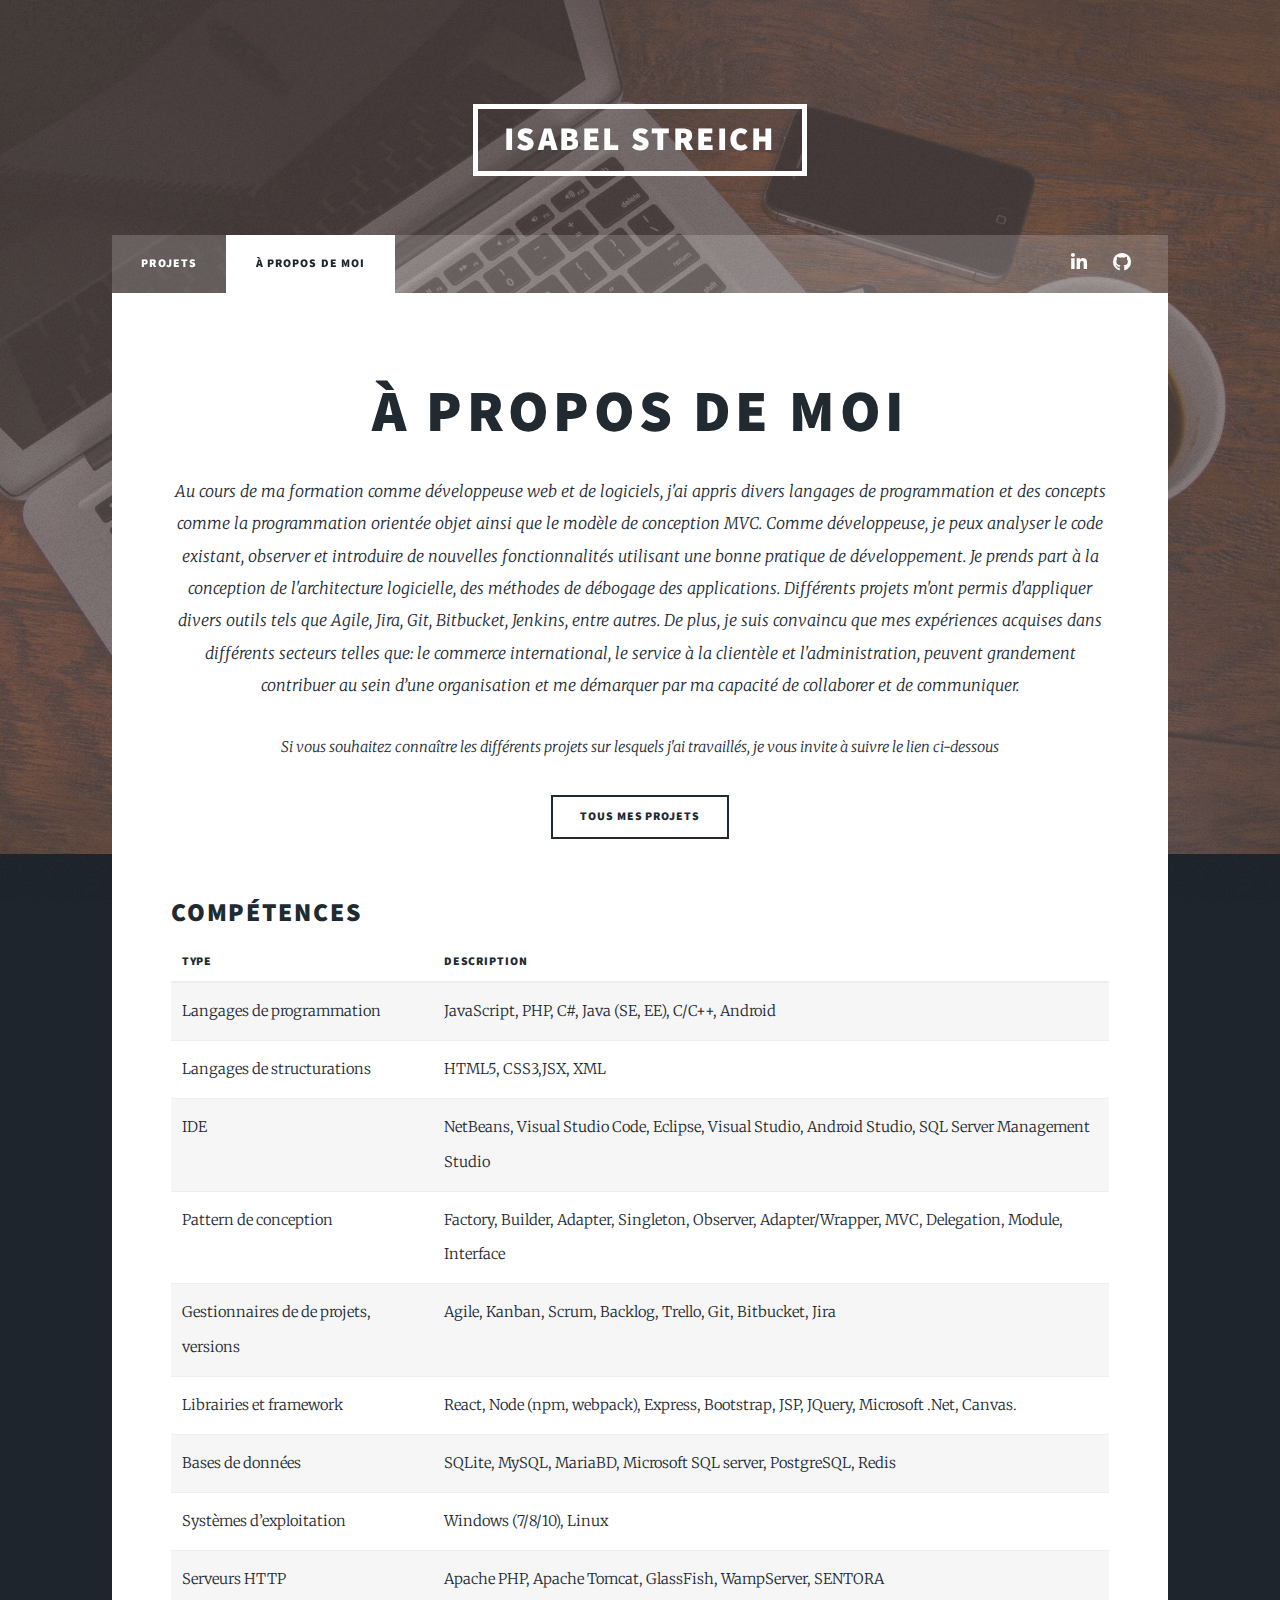
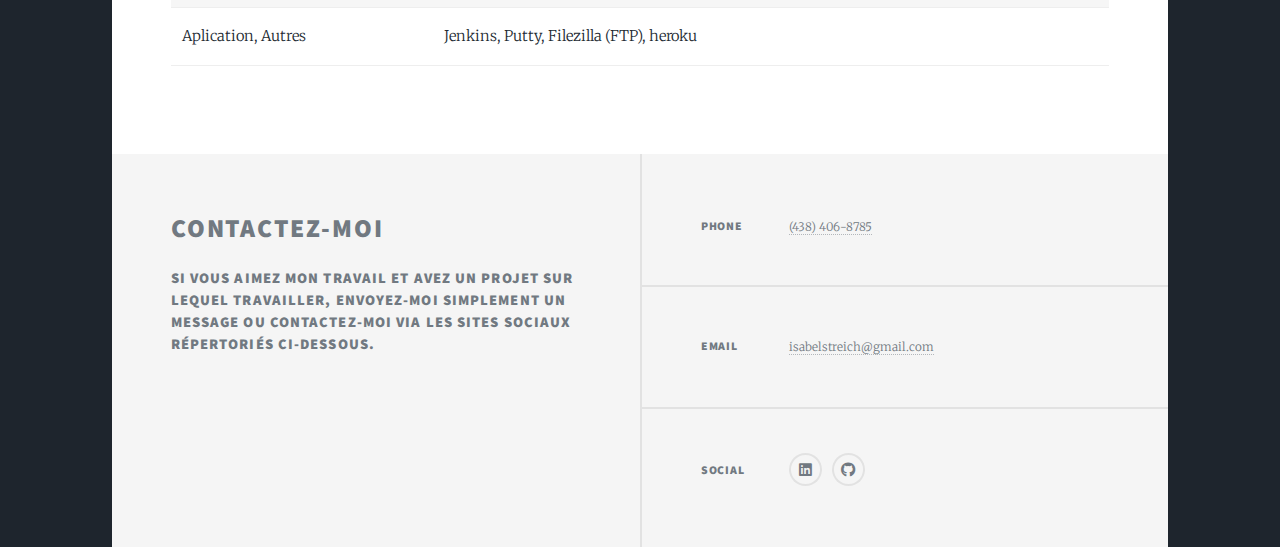
<file: generic.html>
<!DOCTYPE HTML>
<!--
	Massively by HTML5 UP
	html5up.net | @ajlkn
	Free for personal and commercial use under the CCA 3.0 license (html5up.net/license)
-->
<html>

<head>
	<title>Isabel Streich</title>
	<meta charset="utf-8" />
	<meta name="viewport" content="width=device-width, initial-scale=1, user-scalable=no" />
	<link rel="stylesheet" href="assets/css/main.css" />
	<noscript>
		<link rel="stylesheet" href="assets/css/noscript.css" />
	</noscript>
</head>

<body class="is-preload">

	<!-- Wrapper -->
	<div id="wrapper">

		<!-- Header -->
		<header id="header">
			<a href="index.html" class="logo">Isabel Streich</a>
		</header>

		<!-- Nav -->
		<nav id="nav">
			<ul class="links">
				<li><a href="index.html">Projets</a></li>
				<li class="active"><a href="generic.html">À PROPOS DE MOI</a></li>
				<!-- <li><a href="elements.html">Elements Reference</a></li> -->
			</ul>
			<ul class="icons">
				<li><a href="https://www.linkedin.com/in/isabel-streich-a444b17b/"
						class="icon brands fa-linkedin-in"><span class="label">LinkedIn</span></a></li>
				<li><a href="https://github.com/isabelStreich?tab=repositories" class="icon brands fa-github"><span
							class="label">GitHub</span></a></li>
			</ul>
		</nav>

		<!-- Main -->
		<div id="main">

			<!-- Post -->
			<section class="post">
				<header class="major">
					<!-- <span class="date">April 25, 2017</span> -->
					<h1>À PROPOS DE MOI</h1>
					<p>Au cours de ma formation comme développeuse web et de logiciels, j'ai appris divers langages de
						programmation et des concepts comme la programmation orientée objet ainsi que le modèle de
						conception MVC.

						Comme développeuse, je peux analyser le code existant, observer et introduire de nouvelles
						fonctionnalités utilisant une bonne pratique de développement. Je prends part à la conception de
						l'architecture logicielle, des méthodes de débogage des applications.

						Différents projets m'ont permis d'appliquer divers outils tels que Agile, Jira, Git, Bitbucket,
						Jenkins, entre autres.

						De plus, je suis convaincu que mes expériences acquises dans différents secteurs telles que: le
						commerce international, le service à la clientèle et l'administration, peuvent grandement
						contribuer au sein d’une organisation et me démarquer par ma capacité de collaborer et de
						communiquer.
					</p>
					<p>
						Si vous souhaitez connaître les différents projets sur lesquels j'ai travaillés, je vous invite
						à
						suivre le lien ci-dessous
					</p>

					<ul class="actions special">
						<li><a href="https://github.com/isabelStreich?tab=repositories" class="button">Tous mes
								projets</a></li>
					</ul>
				</header>
				<!-- <div class="image main"><img src="images/pic01.jpg" alt="" /></div>
				<p>Donec eget ex magna. Interdum et malesuada fames ac ante ipsum primis in faucibus. Pellentesque
					venenatis dolor imperdiet dolor mattis sagittis. Praesent rutrum sem diam, vitae egestas enim auctor
					sit amet. Pellentesque leo mauris, consectetur id ipsum sit amet, fergiat. Pellentesque in mi eu
					massa lacinia malesuada et a elit. Donec urna ex, lacinia in purus ac, pretium pulvinar mauris. Nunc
					lorem mauris, fringilla in aliquam at, euismod in lectus. Pellentesque habitant morbi tristique
					senectus et netus et malesuada fames ac turpis egestas. Curabitur sapien risus, commodo eget turpis
					at, elementum convallis enim turpis, lorem ipsum dolor sit amet nullam.</p>
				<p>Lorem ipsum dolor sit amet, consectetur adipiscing elit. Duis dapibus rutrum facilisis. Class aptent
					taciti sociosqu ad litora torquent per conubia nostra, per inceptos himenaeos. Etiam tristique
					libero eu nibh porttitor fermentum. Nullam venenatis erat id vehicula viverra. Nunc ultrices eros ut
					ultricies condimentum. Mauris risus lacus, blandit sit amet venenatis non, bibendum vitae dolor.
					Nunc lorem mauris, fringilla in aliquam at, euismod in lectus. Pellentesque habitant morbi tristique
					senectus et netus et malesuada fames ac turpis egestas. In non lorem sit amet elit placerat maximus.
					Pellentesque aliquam maximus risus. Donec eget ex magna. Interdum et malesuada fames ac ante ipsum
					primis in faucibus. Pellentesque venenatis dolor imperdiet dolor mattis sagittis. Praesent rutrum
					sem diam, vitae egestas enim auctor sit amet. Pellentesque leo mauris, consectetur id ipsum.</p> -->
				<h2>COMPÉTENCES</h2>

				<!-- <h3>Default</h3> -->
				<div class="table-wrapper">
					<table>
						<thead>
							<tr>
								<th>Type</th>
								<th>Description</th>
							</tr>
						</thead>
						<tbody>
							<tr>
								<td>Langages de programmation</td>
								<td>JavaScript, PHP, C#, Java (SE, EE), C/C++, Android</td>

							</tr>
							<tr>
								<td>Langages de structurations</td>
								<td>HTML5, CSS3,JSX, XML</td>

							</tr>
							<tr>
								<td>IDE</td>
								<td>NetBeans, Visual Studio Code, Eclipse, Visual Studio, Android Studio, SQL Server
									Management Studio</td>

							</tr>
							<tr>
								<td>Pattern de conception</td>
								<td>Factory, Builder, Adapter, Singleton, Observer, Adapter/Wrapper, MVC, Delegation,
									Module, Interface</td>

							</tr>
							<tr>
								<td>Gestionnaires de de projets, versions</td>
								<td>Agile, Kanban, Scrum, Backlog, Trello, Git, Bitbucket, Jira</td>

							</tr>
							<tr>
								<td>Librairies et framework</td>
								<td> React, Node (npm, webpack), Express, Bootstrap, JSP, JQuery, Microsoft .Net,
									Canvas.</td>

							</tr>
							<tr>
								<td>Bases de données</td>
								<td>SQLite, MySQL, MariaBD, Microsoft SQL server, PostgreSQL, Redis</td>

							</tr>
							<tr>
								<td>Systèmes d’exploitation</td>
								<td>Windows (7/8/10), Linux</td>

							</tr>
							<tr>
								<td>Serveurs HTTP</td>
								<td>Apache PHP, Apache Tomcat, GlassFish, WampServer, SENTORA</td>

							</tr>
							<tr>
								<td>Aplication, Autres</td>
								<td>Jenkins, Putty, Filezilla (FTP), heroku</td>

							</tr>
						</tbody>

					</table>

				</div>
			</section>

		</div>

		<!-- Footer -->
		<footer id="footer">
			<!-- <section>
				<form method="post" action="#">
					<div class="fields">
						<div class="field">
							<label for="name">Name</label>
							<input type="text" name="name" id="name" />
						</div>
						<div class="field">
							<label for="email">Email</label>
							<input type="text" name="email" id="email" />
						</div>
						<div class="field">
							<label for="message">Message</label>
							<textarea name="message" id="message" rows="3"></textarea>
						</div>
					</div>
					<ul class="actions">
						<li><input type="submit" value="Send Message" /></li>
					</ul>
				</form>
			</section> -->
			<section>
				<!-- <header class="major">
					<!-- <h2>Get in touch</h2> -->
				<!-- <h2>Entrer en contact</h2> -->
				<!-- </header> -->
				<h2>Contactez-moi</h2>
				<div>
					<h4>Si vous aimez mon travail et avez un projet sur lequel travailler, envoyez-moi simplement un
						message
						ou contactez-moi via les sites sociaux répertoriés ci-dessous. </h4>

				</div>
				<!-- <h4>
					Une idée? un projet à développer? ou voulez simplement en savoir un peu plus? N'hésitez pas à me
					contacter pour plus d'informations! </h4> -->
				<!-- <h4>
					Une idée? un projet à développer? ou voulez travailler ensemble? N'hésitez pas à me
					contacter pour plus d'informations! </h4> -->
				<!-- <ul class="contact">
					<li class="icon solid fa-envelope"><a href="#"> isabelstreich@gmail.com</a></li>
					<li class="icon solid fa-phone"> (438) 406-8785</li>
					<li class="icon solid fa-home"> Montréal, QC, Canadá</li>
				</ul> -->
			</section>
			<section class="split contact">
				<!-- <section class="alt">
					<h3>Address</h3>
					<p>1234 Somewhere Road #87257<br />
						Nashville, TN 00000-0000</p>
				</section> -->
				<section>
					<h3>Phone</h3>
					<p><a href="#">(438) 406-8785</a></p>
				</section>
				<section>
					<h3>Email</h3>
					<p><a href="#">isabelstreich@gmail.com</a></p>
				</section>
				<section>

					<h3>Social</h3>
					<ul class="icons alt">
						<li><a href="https://www.linkedin.com/in/isabel-streich-a444b17b/"
								class="icon brands alt fa-linkedin"><span class="label">LinkedIn</span></a>
						</li>
						<li><a href="https://github.com/isabelStreich" class="icon brands alt fa-github"><span
									class="label">GitHub</span></a></li>
					</ul>
				</section>
			</section>
		</footer>

		<!-- Copyright
		<div id="copyright">
			<ul>
				<li>&copy; Untitled</li>
				<li>Design: <a href="https://html5up.net">HTML5 UP</a></li>
			</ul>
		</div> -->

	</div>

	<!-- Scripts -->
	<script src="assets/js/jquery.min.js"></script>
	<script src="assets/js/jquery.scrollex.min.js"></script>
	<script src="assets/js/jquery.scrolly.min.js"></script>
	<script src="assets/js/browser.min.js"></script>
	<script src="assets/js/breakpoints.min.js"></script>
	<script src="assets/js/util.js"></script>
	<script src="assets/js/main.js"></script>

</body>

</html>
</file>
<file: assets/css/main.css>
@import url(fontawesome-all.min.css);
@import url("https://fonts.googleapis.com/css?family=Merriweather:300,700,300italic,700italic|Source+Sans+Pro:900");
/*
	Massively by HTML5 UP
	html5up.net | @ajlkn
	Free for personal and commercial use under the CCA 3.0 license (html5up.net/license)
*/

html, body, div, span, applet, object, iframe, h1, h2, h3, h4, h5, h6, p, blockquote, pre, a, abbr, acronym, address, big, cite, code, del, dfn, em, img, ins, kbd, q, s, samp, small, strike, strong, sub, sup, tt, var, b, u, i, center, dl, dt, dd, ol, ul, li, fieldset, form, label, legend, table, caption, tbody, tfoot, thead, tr, th, td, article, aside, canvas, details, embed, figure, figcaption, footer, header, hgroup, menu, nav, output, ruby, section, summary, time, mark, audio, video {
	margin: 0;
	padding: 0;
	border: 0;
	font-size: 100%;
	font: inherit;
	vertical-align: baseline;
}

article, aside, details, figcaption, figure, footer, header, hgroup, menu, nav, section {
	display: block;
}

body {
	line-height: 1;
}

ol, ul {
	list-style: none;
}

blockquote, q {
	quotes: none;
}

blockquote:before, blockquote:after, q:before, q:after {
	content: '';
	content: none;
}

table {
	border-collapse: collapse;
	border-spacing: 0;
}

body {
	-webkit-text-size-adjust: none;
}

mark {
	background-color: transparent;
	color: inherit;
}

input::-moz-focus-inner {
	border: 0;
	padding: 0;
}

input, select, textarea {
	-moz-appearance: none;
	-webkit-appearance: none;
	-ms-appearance: none;
	appearance: none;
}

/* Basic */

@-ms-viewport {
	width: device-width;
}

body {
	-ms-overflow-style: scrollbar;
}

@media screen and (max-width: 480px) {
	html, body {
		min-width: 320px;
	}
}

html {
	box-sizing: border-box;
}

*, *:before, *:after {
	box-sizing: inherit;
}

body {
	background-color: #1e252d;
}

body.is-preload *, body.is-preload *:before, body.is-preload *:after {
	-moz-animation: none !important;
	-webkit-animation: none !important;
	-ms-animation: none !important;
	animation: none !important;
	-moz-transition: none !important;
	-webkit-transition: none !important;
	-ms-transition: none !important;
	transition: none !important;
}

/* Type */

html {
	font-size: 16pt;
}

@media screen and (max-width: 1680px) {
	html {
		font-size: 12pt;
	}
}

@media screen and (max-width: 1280px) {
	html {
		font-size: 11pt;
	}
}

@media screen and (max-width: 360px) {
	html {
		font-size: 10pt;
	}
}

body {
	color: #212931;
}

body, input, select, textarea {
	font-family: "Merriweather", Georgia, serif;
	font-weight: 300;
	font-size: 1rem;
	line-height: 2.375;
}

a {
	-moz-transition: color 0.2s ease-in-out, background-color 0.2s ease-in-out, border-color 0.2s ease-in-out, box-shadow 0.2s ease-in-out;
	-webkit-transition: color 0.2s ease-in-out, background-color 0.2s ease-in-out, border-color 0.2s ease-in-out, box-shadow 0.2s ease-in-out;
	-ms-transition: color 0.2s ease-in-out, background-color 0.2s ease-in-out, border-color 0.2s ease-in-out, box-shadow 0.2s ease-in-out;
	transition: color 0.2s ease-in-out, background-color 0.2s ease-in-out, border-color 0.2s ease-in-out, box-shadow 0.2s ease-in-out;
	border-bottom: dotted 1px;
	text-decoration: none;
}

a:hover {
	border-bottom-color: transparent;
}

strong, b {
	font-weight: 600;
}

em, i {
	font-style: italic;
}

p {
	text-align: justify;
	margin: 0 0 2rem 0;
}

h1, h2, h3, h4, h5, h6 {
	font-family: "Source Sans Pro", Helvetica, sans-serif;
	font-weight: 900;
	line-height: 1.5;
	letter-spacing: 0.075em;
	text-transform: uppercase;
	margin: 0 0 1rem 0;
}

h1 a, h2 a, h3 a, h4 a, h5 a, h6 a {
	border-bottom: 0;
	color: inherit;
	text-decoration: none;
}

h1 {
	font-size: 4rem;
	line-height: 1.1;
	margin: 0 0 2rem 0;
}

h2 {
	font-size: 1.75rem;
	line-height: 1.3;
	margin: 0 0 1.5rem 0;
}

h3 {
	font-size: 1.25rem;
	margin: 0 0 1.5rem 0;
}

h4 {
	font-size: 1rem;
}

h5 {
	font-size: 0.9rem;
}

h6 {
	font-size: 0.8rem;
}

sub {
	font-size: 0.8rem;
	position: relative;
	top: 0.5rem;
}

sup {
	font-size: 0.8rem;
	position: relative;
	top: -0.5rem;
}

blockquote {
	border-left: solid 4px;
	font-style: italic;
	margin: 0 0 2rem 0;
	padding: 0.5rem 0 0.5rem 2rem;
}

code {
	border: solid 2px;
	font-family: "Courier New", monospace;
	font-size: 0.9rem;
	margin: 0 0.25rem;
	padding: 0.25rem 0.65rem;
}

pre {
	-webkit-overflow-scrolling: touch;
	font-family: "Courier New", monospace;
	font-size: 0.9rem;
	margin: 0 0 2rem 0;
}

pre code {
	display: block;
	line-height: 1.75;
	padding: 1rem 1.5rem;
	overflow-x: auto;
}

hr {
	border: 0;
	border-bottom: solid 2px;
	margin: 3rem 0;
}

hr.major {
	margin: 5rem 0;
}

.align-left {
	text-align: left;
}

.align-center {
	text-align: center;
}

.align-right {
	text-align: right;
}

input, select, textarea {
	color: #212931;
}

a {
	color: #212931;
	border-bottom-color: rgba(33, 41, 49, 0.5);
}

a:hover {
	border-bottom-color: transparent;
	color: #18bfef !important;
}

strong, b {
	color: #212931;
}

h1, h2, h3, h4, h5, h6 {
	color: #212931;
}

blockquote {
	border-left-color: #eeeeee;
}

code {
	background: rgba(220, 220, 220, 0.25);
	border-color: #eeeeee;
}

hr {
	border-bottom-color: #eeeeee;
}

/* Row */

.row {
	display: flex;
	flex-wrap: wrap;
	box-sizing: border-box;
	align-items: stretch;
}

.row>* {
	box-sizing: border-box;
}

.row.gtr-uniform>*> :last-child {
	margin-bottom: 0;
}

.row.aln-left {
	justify-content: flex-start;
}

.row.aln-center {
	justify-content: center;
}

.row.aln-right {
	justify-content: flex-end;
}

.row.aln-top {
	align-items: flex-start;
}

.row.aln-middle {
	align-items: center;
}

.row.aln-bottom {
	align-items: flex-end;
}

.row>.imp {
	order: -1;
}

.row>.col-1 {
	width: 8.33333%;
}

.row>.off-1 {
	margin-left: 8.33333%;
}

.row>.col-2 {
	width: 16.66667%;
}

.row>.off-2 {
	margin-left: 16.66667%;
}

.row>.col-3 {
	width: 25%;
}

.row>.off-3 {
	margin-left: 25%;
}

.row>.col-4 {
	width: 33.33333%;
}

.row>.off-4 {
	margin-left: 33.33333%;
}

.row>.col-5 {
	width: 41.66667%;
}

.row>.off-5 {
	margin-left: 41.66667%;
}

.row>.col-6 {
	width: 50%;
}

.row>.off-6 {
	margin-left: 50%;
}

.row>.col-7 {
	width: 58.33333%;
}

.row>.off-7 {
	margin-left: 58.33333%;
}

.row>.col-8 {
	width: 66.66667%;
}

.row>.off-8 {
	margin-left: 66.66667%;
}

.row>.col-9 {
	width: 75%;
}

.row>.off-9 {
	margin-left: 75%;
}

.row>.col-10 {
	width: 83.33333%;
}

.row>.off-10 {
	margin-left: 83.33333%;
}

.row>.col-11 {
	width: 91.66667%;
}

.row>.off-11 {
	margin-left: 91.66667%;
}

.row>.col-12 {
	width: 100%;
}

.row>.off-12 {
	margin-left: 100%;
}

.row.gtr-0 {
	margin-top: 0;
	margin-left: 0rem;
}

.row.gtr-0>* {
	padding: 0 0 0 0rem;
}

.row.gtr-0.gtr-uniform {
	margin-top: 0rem;
}

.row.gtr-0.gtr-uniform>* {
	padding-top: 0rem;
}

.row.gtr-25 {
	margin-top: 0;
	margin-left: -0.375rem;
}

.row.gtr-25>* {
	padding: 0 0 0 0.375rem;
}

.row.gtr-25.gtr-uniform {
	margin-top: -0.375rem;
}

.row.gtr-25.gtr-uniform>* {
	padding-top: 0.375rem;
}

.row.gtr-50 {
	margin-top: 0;
	margin-left: -0.75rem;
}

.row.gtr-50>* {
	padding: 0 0 0 0.75rem;
}

.row.gtr-50.gtr-uniform {
	margin-top: -0.75rem;
}

.row.gtr-50.gtr-uniform>* {
	padding-top: 0.75rem;
}

.row {
	margin-top: 0;
	margin-left: -1.5rem;
}

.row>* {
	padding: 0 0 0 1.5rem;
}

.row.gtr-uniform {
	margin-top: -1.5rem;
}

.row.gtr-uniform>* {
	padding-top: 1.5rem;
}

.row.gtr-150 {
	margin-top: 0;
	margin-left: -2.25rem;
}

.row.gtr-150>* {
	padding: 0 0 0 2.25rem;
}

.row.gtr-150.gtr-uniform {
	margin-top: -2.25rem;
}

.row.gtr-150.gtr-uniform>* {
	padding-top: 2.25rem;
}

.row.gtr-200 {
	margin-top: 0;
	margin-left: -3rem;
}

.row.gtr-200>* {
	padding: 0 0 0 3rem;
}

.row.gtr-200.gtr-uniform {
	margin-top: -3rem;
}

.row.gtr-200.gtr-uniform>* {
	padding-top: 3rem;
}

@media screen and (max-width: 1680px) {
	.row {
		display: flex;
		flex-wrap: wrap;
		box-sizing: border-box;
		align-items: stretch;
	}
	.row>* {
		box-sizing: border-box;
	}
	.row.gtr-uniform>*> :last-child {
		margin-bottom: 0;
	}
	.row.aln-left {
		justify-content: flex-start;
	}
	.row.aln-center {
		justify-content: center;
	}
	.row.aln-right {
		justify-content: flex-end;
	}
	.row.aln-top {
		align-items: flex-start;
	}
	.row.aln-middle {
		align-items: center;
	}
	.row.aln-bottom {
		align-items: flex-end;
	}
	.row>.imp-xlarge {
		order: -1;
	}
	.row>.col-1-xlarge {
		width: 8.33333%;
	}
	.row>.off-1-xlarge {
		margin-left: 8.33333%;
	}
	.row>.col-2-xlarge {
		width: 16.66667%;
	}
	.row>.off-2-xlarge {
		margin-left: 16.66667%;
	}
	.row>.col-3-xlarge {
		width: 25%;
	}
	.row>.off-3-xlarge {
		margin-left: 25%;
	}
	.row>.col-4-xlarge {
		width: 33.33333%;
	}
	.row>.off-4-xlarge {
		margin-left: 33.33333%;
	}
	.row>.col-5-xlarge {
		width: 41.66667%;
	}
	.row>.off-5-xlarge {
		margin-left: 41.66667%;
	}
	.row>.col-6-xlarge {
		width: 50%;
	}
	.row>.off-6-xlarge {
		margin-left: 50%;
	}
	.row>.col-7-xlarge {
		width: 58.33333%;
	}
	.row>.off-7-xlarge {
		margin-left: 58.33333%;
	}
	.row>.col-8-xlarge {
		width: 66.66667%;
	}
	.row>.off-8-xlarge {
		margin-left: 66.66667%;
	}
	.row>.col-9-xlarge {
		width: 75%;
	}
	.row>.off-9-xlarge {
		margin-left: 75%;
	}
	.row>.col-10-xlarge {
		width: 83.33333%;
	}
	.row>.off-10-xlarge {
		margin-left: 83.33333%;
	}
	.row>.col-11-xlarge {
		width: 91.66667%;
	}
	.row>.off-11-xlarge {
		margin-left: 91.66667%;
	}
	.row>.col-12-xlarge {
		width: 100%;
	}
	.row>.off-12-xlarge {
		margin-left: 100%;
	}
	.row.gtr-0 {
		margin-top: 0;
		margin-left: 0rem;
	}
	.row.gtr-0>* {
		padding: 0 0 0 0rem;
	}
	.row.gtr-0.gtr-uniform {
		margin-top: 0rem;
	}
	.row.gtr-0.gtr-uniform>* {
		padding-top: 0rem;
	}
	.row.gtr-25 {
		margin-top: 0;
		margin-left: -0.375rem;
	}
	.row.gtr-25>* {
		padding: 0 0 0 0.375rem;
	}
	.row.gtr-25.gtr-uniform {
		margin-top: -0.375rem;
	}
	.row.gtr-25.gtr-uniform>* {
		padding-top: 0.375rem;
	}
	.row.gtr-50 {
		margin-top: 0;
		margin-left: -0.75rem;
	}
	.row.gtr-50>* {
		padding: 0 0 0 0.75rem;
	}
	.row.gtr-50.gtr-uniform {
		margin-top: -0.75rem;
	}
	.row.gtr-50.gtr-uniform>* {
		padding-top: 0.75rem;
	}
	.row {
		margin-top: 0;
		margin-left: -1.5rem;
	}
	.row>* {
		padding: 0 0 0 1.5rem;
	}
	.row.gtr-uniform {
		margin-top: -1.5rem;
	}
	.row.gtr-uniform>* {
		padding-top: 1.5rem;
	}
	.row.gtr-150 {
		margin-top: 0;
		margin-left: -2.25rem;
	}
	.row.gtr-150>* {
		padding: 0 0 0 2.25rem;
	}
	.row.gtr-150.gtr-uniform {
		margin-top: -2.25rem;
	}
	.row.gtr-150.gtr-uniform>* {
		padding-top: 2.25rem;
	}
	.row.gtr-200 {
		margin-top: 0;
		margin-left: -3rem;
	}
	.row.gtr-200>* {
		padding: 0 0 0 3rem;
	}
	.row.gtr-200.gtr-uniform {
		margin-top: -3rem;
	}
	.row.gtr-200.gtr-uniform>* {
		padding-top: 3rem;
	}
}

@media screen and (max-width: 1280px) {
	.row {
		display: flex;
		flex-wrap: wrap;
		box-sizing: border-box;
		align-items: stretch;
	}
	.row>* {
		box-sizing: border-box;
	}
	.row.gtr-uniform>*> :last-child {
		margin-bottom: 0;
	}
	.row.aln-left {
		justify-content: flex-start;
	}
	.row.aln-center {
		justify-content: center;
	}
	.row.aln-right {
		justify-content: flex-end;
	}
	.row.aln-top {
		align-items: flex-start;
	}
	.row.aln-middle {
		align-items: center;
	}
	.row.aln-bottom {
		align-items: flex-end;
	}
	.row>.imp-large {
		order: -1;
	}
	.row>.col-1-large {
		width: 8.33333%;
	}
	.row>.off-1-large {
		margin-left: 8.33333%;
	}
	.row>.col-2-large {
		width: 16.66667%;
	}
	.row>.off-2-large {
		margin-left: 16.66667%;
	}
	.row>.col-3-large {
		width: 25%;
	}
	.row>.off-3-large {
		margin-left: 25%;
	}
	.row>.col-4-large {
		width: 33.33333%;
	}
	.row>.off-4-large {
		margin-left: 33.33333%;
	}
	.row>.col-5-large {
		width: 41.66667%;
	}
	.row>.off-5-large {
		margin-left: 41.66667%;
	}
	.row>.col-6-large {
		width: 50%;
	}
	.row>.off-6-large {
		margin-left: 50%;
	}
	.row>.col-7-large {
		width: 58.33333%;
	}
	.row>.off-7-large {
		margin-left: 58.33333%;
	}
	.row>.col-8-large {
		width: 66.66667%;
	}
	.row>.off-8-large {
		margin-left: 66.66667%;
	}
	.row>.col-9-large {
		width: 75%;
	}
	.row>.off-9-large {
		margin-left: 75%;
	}
	.row>.col-10-large {
		width: 83.33333%;
	}
	.row>.off-10-large {
		margin-left: 83.33333%;
	}
	.row>.col-11-large {
		width: 91.66667%;
	}
	.row>.off-11-large {
		margin-left: 91.66667%;
	}
	.row>.col-12-large {
		width: 100%;
	}
	.row>.off-12-large {
		margin-left: 100%;
	}
	.row.gtr-0 {
		margin-top: 0;
		margin-left: 0rem;
	}
	.row.gtr-0>* {
		padding: 0 0 0 0rem;
	}
	.row.gtr-0.gtr-uniform {
		margin-top: 0rem;
	}
	.row.gtr-0.gtr-uniform>* {
		padding-top: 0rem;
	}
	.row.gtr-25 {
		margin-top: 0;
		margin-left: -0.375rem;
	}
	.row.gtr-25>* {
		padding: 0 0 0 0.375rem;
	}
	.row.gtr-25.gtr-uniform {
		margin-top: -0.375rem;
	}
	.row.gtr-25.gtr-uniform>* {
		padding-top: 0.375rem;
	}
	.row.gtr-50 {
		margin-top: 0;
		margin-left: -0.75rem;
	}
	.row.gtr-50>* {
		padding: 0 0 0 0.75rem;
	}
	.row.gtr-50.gtr-uniform {
		margin-top: -0.75rem;
	}
	.row.gtr-50.gtr-uniform>* {
		padding-top: 0.75rem;
	}
	.row {
		margin-top: 0;
		margin-left: -1.5rem;
	}
	.row>* {
		padding: 0 0 0 1.5rem;
	}
	.row.gtr-uniform {
		margin-top: -1.5rem;
	}
	.row.gtr-uniform>* {
		padding-top: 1.5rem;
	}
	.row.gtr-150 {
		margin-top: 0;
		margin-left: -2.25rem;
	}
	.row.gtr-150>* {
		padding: 0 0 0 2.25rem;
	}
	.row.gtr-150.gtr-uniform {
		margin-top: -2.25rem;
	}
	.row.gtr-150.gtr-uniform>* {
		padding-top: 2.25rem;
	}
	.row.gtr-200 {
		margin-top: 0;
		margin-left: -3rem;
	}
	.row.gtr-200>* {
		padding: 0 0 0 3rem;
	}
	.row.gtr-200.gtr-uniform {
		margin-top: -3rem;
	}
	.row.gtr-200.gtr-uniform>* {
		padding-top: 3rem;
	}
}

@media screen and (max-width: 980px) {
	.row {
		display: flex;
		flex-wrap: wrap;
		box-sizing: border-box;
		align-items: stretch;
	}
	.row>* {
		box-sizing: border-box;
	}
	.row.gtr-uniform>*> :last-child {
		margin-bottom: 0;
	}
	.row.aln-left {
		justify-content: flex-start;
	}
	.row.aln-center {
		justify-content: center;
	}
	.row.aln-right {
		justify-content: flex-end;
	}
	.row.aln-top {
		align-items: flex-start;
	}
	.row.aln-middle {
		align-items: center;
	}
	.row.aln-bottom {
		align-items: flex-end;
	}
	.row>.imp-medium {
		order: -1;
	}
	.row>.col-1-medium {
		width: 8.33333%;
	}
	.row>.off-1-medium {
		margin-left: 8.33333%;
	}
	.row>.col-2-medium {
		width: 16.66667%;
	}
	.row>.off-2-medium {
		margin-left: 16.66667%;
	}
	.row>.col-3-medium {
		width: 25%;
	}
	.row>.off-3-medium {
		margin-left: 25%;
	}
	.row>.col-4-medium {
		width: 33.33333%;
	}
	.row>.off-4-medium {
		margin-left: 33.33333%;
	}
	.row>.col-5-medium {
		width: 41.66667%;
	}
	.row>.off-5-medium {
		margin-left: 41.66667%;
	}
	.row>.col-6-medium {
		width: 50%;
	}
	.row>.off-6-medium {
		margin-left: 50%;
	}
	.row>.col-7-medium {
		width: 58.33333%;
	}
	.row>.off-7-medium {
		margin-left: 58.33333%;
	}
	.row>.col-8-medium {
		width: 66.66667%;
	}
	.row>.off-8-medium {
		margin-left: 66.66667%;
	}
	.row>.col-9-medium {
		width: 75%;
	}
	.row>.off-9-medium {
		margin-left: 75%;
	}
	.row>.col-10-medium {
		width: 83.33333%;
	}
	.row>.off-10-medium {
		margin-left: 83.33333%;
	}
	.row>.col-11-medium {
		width: 91.66667%;
	}
	.row>.off-11-medium {
		margin-left: 91.66667%;
	}
	.row>.col-12-medium {
		width: 100%;
	}
	.row>.off-12-medium {
		margin-left: 100%;
	}
	.row.gtr-0 {
		margin-top: 0;
		margin-left: 0rem;
	}
	.row.gtr-0>* {
		padding: 0 0 0 0rem;
	}
	.row.gtr-0.gtr-uniform {
		margin-top: 0rem;
	}
	.row.gtr-0.gtr-uniform>* {
		padding-top: 0rem;
	}
	.row.gtr-25 {
		margin-top: 0;
		margin-left: -0.375rem;
	}
	.row.gtr-25>* {
		padding: 0 0 0 0.375rem;
	}
	.row.gtr-25.gtr-uniform {
		margin-top: -0.375rem;
	}
	.row.gtr-25.gtr-uniform>* {
		padding-top: 0.375rem;
	}
	.row.gtr-50 {
		margin-top: 0;
		margin-left: -0.75rem;
	}
	.row.gtr-50>* {
		padding: 0 0 0 0.75rem;
	}
	.row.gtr-50.gtr-uniform {
		margin-top: -0.75rem;
	}
	.row.gtr-50.gtr-uniform>* {
		padding-top: 0.75rem;
	}
	.row {
		margin-top: 0;
		margin-left: -1.5rem;
	}
	.row>* {
		padding: 0 0 0 1.5rem;
	}
	.row.gtr-uniform {
		margin-top: -1.5rem;
	}
	.row.gtr-uniform>* {
		padding-top: 1.5rem;
	}
	.row.gtr-150 {
		margin-top: 0;
		margin-left: -2.25rem;
	}
	.row.gtr-150>* {
		padding: 0 0 0 2.25rem;
	}
	.row.gtr-150.gtr-uniform {
		margin-top: -2.25rem;
	}
	.row.gtr-150.gtr-uniform>* {
		padding-top: 2.25rem;
	}
	.row.gtr-200 {
		margin-top: 0;
		margin-left: -3rem;
	}
	.row.gtr-200>* {
		padding: 0 0 0 3rem;
	}
	.row.gtr-200.gtr-uniform {
		margin-top: -3rem;
	}
	.row.gtr-200.gtr-uniform>* {
		padding-top: 3rem;
	}
}

@media screen and (max-width: 736px) {
	.row {
		display: flex;
		flex-wrap: wrap;
		box-sizing: border-box;
		align-items: stretch;
	}
	.row>* {
		box-sizing: border-box;
	}
	.row.gtr-uniform>*> :last-child {
		margin-bottom: 0;
	}
	.row.aln-left {
		justify-content: flex-start;
	}
	.row.aln-center {
		justify-content: center;
	}
	.row.aln-right {
		justify-content: flex-end;
	}
	.row.aln-top {
		align-items: flex-start;
	}
	.row.aln-middle {
		align-items: center;
	}
	.row.aln-bottom {
		align-items: flex-end;
	}
	.row>.imp-small {
		order: -1;
	}
	.row>.col-1-small {
		width: 8.33333%;
	}
	.row>.off-1-small {
		margin-left: 8.33333%;
	}
	.row>.col-2-small {
		width: 16.66667%;
	}
	.row>.off-2-small {
		margin-left: 16.66667%;
	}
	.row>.col-3-small {
		width: 25%;
	}
	.row>.off-3-small {
		margin-left: 25%;
	}
	.row>.col-4-small {
		width: 33.33333%;
	}
	.row>.off-4-small {
		margin-left: 33.33333%;
	}
	.row>.col-5-small {
		width: 41.66667%;
	}
	.row>.off-5-small {
		margin-left: 41.66667%;
	}
	.row>.col-6-small {
		width: 50%;
	}
	.row>.off-6-small {
		margin-left: 50%;
	}
	.row>.col-7-small {
		width: 58.33333%;
	}
	.row>.off-7-small {
		margin-left: 58.33333%;
	}
	.row>.col-8-small {
		width: 66.66667%;
	}
	.row>.off-8-small {
		margin-left: 66.66667%;
	}
	.row>.col-9-small {
		width: 75%;
	}
	.row>.off-9-small {
		margin-left: 75%;
	}
	.row>.col-10-small {
		width: 83.33333%;
	}
	.row>.off-10-small {
		margin-left: 83.33333%;
	}
	.row>.col-11-small {
		width: 91.66667%;
	}
	.row>.off-11-small {
		margin-left: 91.66667%;
	}
	.row>.col-12-small {
		width: 100%;
	}
	.row>.off-12-small {
		margin-left: 100%;
	}
	.row.gtr-0 {
		margin-top: 0;
		margin-left: 0rem;
	}
	.row.gtr-0>* {
		padding: 0 0 0 0rem;
	}
	.row.gtr-0.gtr-uniform {
		margin-top: 0rem;
	}
	.row.gtr-0.gtr-uniform>* {
		padding-top: 0rem;
	}
	.row.gtr-25 {
		margin-top: 0;
		margin-left: -0.375rem;
	}
	.row.gtr-25>* {
		padding: 0 0 0 0.375rem;
	}
	.row.gtr-25.gtr-uniform {
		margin-top: -0.375rem;
	}
	.row.gtr-25.gtr-uniform>* {
		padding-top: 0.375rem;
	}
	.row.gtr-50 {
		margin-top: 0;
		margin-left: -0.75rem;
	}
	.row.gtr-50>* {
		padding: 0 0 0 0.75rem;
	}
	.row.gtr-50.gtr-uniform {
		margin-top: -0.75rem;
	}
	.row.gtr-50.gtr-uniform>* {
		padding-top: 0.75rem;
	}
	.row {
		margin-top: 0;
		margin-left: -1.5rem;
	}
	.row>* {
		padding: 0 0 0 1.5rem;
	}
	.row.gtr-uniform {
		margin-top: -1.5rem;
	}
	.row.gtr-uniform>* {
		padding-top: 1.5rem;
	}
	.row.gtr-150 {
		margin-top: 0;
		margin-left: -2.25rem;
	}
	.row.gtr-150>* {
		padding: 0 0 0 2.25rem;
	}
	.row.gtr-150.gtr-uniform {
		margin-top: -2.25rem;
	}
	.row.gtr-150.gtr-uniform>* {
		padding-top: 2.25rem;
	}
	.row.gtr-200 {
		margin-top: 0;
		margin-left: -3rem;
	}
	.row.gtr-200>* {
		padding: 0 0 0 3rem;
	}
	.row.gtr-200.gtr-uniform {
		margin-top: -3rem;
	}
	.row.gtr-200.gtr-uniform>* {
		padding-top: 3rem;
	}
}

@media screen and (max-width: 480px) {
	.row {
		display: flex;
		flex-wrap: wrap;
		box-sizing: border-box;
		align-items: stretch;
	}
	.row>* {
		box-sizing: border-box;
	}
	.row.gtr-uniform>*> :last-child {
		margin-bottom: 0;
	}
	.row.aln-left {
		justify-content: flex-start;
	}
	.row.aln-center {
		justify-content: center;
	}
	.row.aln-right {
		justify-content: flex-end;
	}
	.row.aln-top {
		align-items: flex-start;
	}
	.row.aln-middle {
		align-items: center;
	}
	.row.aln-bottom {
		align-items: flex-end;
	}
	.row>.imp-xsmall {
		order: -1;
	}
	.row>.col-1-xsmall {
		width: 8.33333%;
	}
	.row>.off-1-xsmall {
		margin-left: 8.33333%;
	}
	.row>.col-2-xsmall {
		width: 16.66667%;
	}
	.row>.off-2-xsmall {
		margin-left: 16.66667%;
	}
	.row>.col-3-xsmall {
		width: 25%;
	}
	.row>.off-3-xsmall {
		margin-left: 25%;
	}
	.row>.col-4-xsmall {
		width: 33.33333%;
	}
	.row>.off-4-xsmall {
		margin-left: 33.33333%;
	}
	.row>.col-5-xsmall {
		width: 41.66667%;
	}
	.row>.off-5-xsmall {
		margin-left: 41.66667%;
	}
	.row>.col-6-xsmall {
		width: 50%;
	}
	.row>.off-6-xsmall {
		margin-left: 50%;
	}
	.row>.col-7-xsmall {
		width: 58.33333%;
	}
	.row>.off-7-xsmall {
		margin-left: 58.33333%;
	}
	.row>.col-8-xsmall {
		width: 66.66667%;
	}
	.row>.off-8-xsmall {
		margin-left: 66.66667%;
	}
	.row>.col-9-xsmall {
		width: 75%;
	}
	.row>.off-9-xsmall {
		margin-left: 75%;
	}
	.row>.col-10-xsmall {
		width: 83.33333%;
	}
	.row>.off-10-xsmall {
		margin-left: 83.33333%;
	}
	.row>.col-11-xsmall {
		width: 91.66667%;
	}
	.row>.off-11-xsmall {
		margin-left: 91.66667%;
	}
	.row>.col-12-xsmall {
		width: 100%;
	}
	.row>.off-12-xsmall {
		margin-left: 100%;
	}
	.row.gtr-0 {
		margin-top: 0;
		margin-left: 0rem;
	}
	.row.gtr-0>* {
		padding: 0 0 0 0rem;
	}
	.row.gtr-0.gtr-uniform {
		margin-top: 0rem;
	}
	.row.gtr-0.gtr-uniform>* {
		padding-top: 0rem;
	}
	.row.gtr-25 {
		margin-top: 0;
		margin-left: -0.375rem;
	}
	.row.gtr-25>* {
		padding: 0 0 0 0.375rem;
	}
	.row.gtr-25.gtr-uniform {
		margin-top: -0.375rem;
	}
	.row.gtr-25.gtr-uniform>* {
		padding-top: 0.375rem;
	}
	.row.gtr-50 {
		margin-top: 0;
		margin-left: -0.75rem;
	}
	.row.gtr-50>* {
		padding: 0 0 0 0.75rem;
	}
	.row.gtr-50.gtr-uniform {
		margin-top: -0.75rem;
	}
	.row.gtr-50.gtr-uniform>* {
		padding-top: 0.75rem;
	}
	.row {
		margin-top: 0;
		margin-left: -1.5rem;
	}
	.row>* {
		padding: 0 0 0 1.5rem;
	}
	.row.gtr-uniform {
		margin-top: -1.5rem;
	}
	.row.gtr-uniform>* {
		padding-top: 1.5rem;
	}
	.row.gtr-150 {
		margin-top: 0;
		margin-left: -2.25rem;
	}
	.row.gtr-150>* {
		padding: 0 0 0 2.25rem;
	}
	.row.gtr-150.gtr-uniform {
		margin-top: -2.25rem;
	}
	.row.gtr-150.gtr-uniform>* {
		padding-top: 2.25rem;
	}
	.row.gtr-200 {
		margin-top: 0;
		margin-left: -3rem;
	}
	.row.gtr-200>* {
		padding: 0 0 0 3rem;
	}
	.row.gtr-200.gtr-uniform {
		margin-top: -3rem;
	}
	.row.gtr-200.gtr-uniform>* {
		padding-top: 3rem;
	}
}

@media screen and (max-width: 360px) {
	.row {
		display: flex;
		flex-wrap: wrap;
		box-sizing: border-box;
		align-items: stretch;
	}
	.row>* {
		box-sizing: border-box;
	}
	.row.gtr-uniform>*> :last-child {
		margin-bottom: 0;
	}
	.row.aln-left {
		justify-content: flex-start;
	}
	.row.aln-center {
		justify-content: center;
	}
	.row.aln-right {
		justify-content: flex-end;
	}
	.row.aln-top {
		align-items: flex-start;
	}
	.row.aln-middle {
		align-items: center;
	}
	.row.aln-bottom {
		align-items: flex-end;
	}
	.row>.imp-xxsmall {
		order: -1;
	}
	.row>.col-1-xxsmall {
		width: 8.33333%;
	}
	.row>.off-1-xxsmall {
		margin-left: 8.33333%;
	}
	.row>.col-2-xxsmall {
		width: 16.66667%;
	}
	.row>.off-2-xxsmall {
		margin-left: 16.66667%;
	}
	.row>.col-3-xxsmall {
		width: 25%;
	}
	.row>.off-3-xxsmall {
		margin-left: 25%;
	}
	.row>.col-4-xxsmall {
		width: 33.33333%;
	}
	.row>.off-4-xxsmall {
		margin-left: 33.33333%;
	}
	.row>.col-5-xxsmall {
		width: 41.66667%;
	}
	.row>.off-5-xxsmall {
		margin-left: 41.66667%;
	}
	.row>.col-6-xxsmall {
		width: 50%;
	}
	.row>.off-6-xxsmall {
		margin-left: 50%;
	}
	.row>.col-7-xxsmall {
		width: 58.33333%;
	}
	.row>.off-7-xxsmall {
		margin-left: 58.33333%;
	}
	.row>.col-8-xxsmall {
		width: 66.66667%;
	}
	.row>.off-8-xxsmall {
		margin-left: 66.66667%;
	}
	.row>.col-9-xxsmall {
		width: 75%;
	}
	.row>.off-9-xxsmall {
		margin-left: 75%;
	}
	.row>.col-10-xxsmall {
		width: 83.33333%;
	}
	.row>.off-10-xxsmall {
		margin-left: 83.33333%;
	}
	.row>.col-11-xxsmall {
		width: 91.66667%;
	}
	.row>.off-11-xxsmall {
		margin-left: 91.66667%;
	}
	.row>.col-12-xxsmall {
		width: 100%;
	}
	.row>.off-12-xxsmall {
		margin-left: 100%;
	}
	.row.gtr-0 {
		margin-top: 0;
		margin-left: 0rem;
	}
	.row.gtr-0>* {
		padding: 0 0 0 0rem;
	}
	.row.gtr-0.gtr-uniform {
		margin-top: 0rem;
	}
	.row.gtr-0.gtr-uniform>* {
		padding-top: 0rem;
	}
	.row.gtr-25 {
		margin-top: 0;
		margin-left: -0.375rem;
	}
	.row.gtr-25>* {
		padding: 0 0 0 0.375rem;
	}
	.row.gtr-25.gtr-uniform {
		margin-top: -0.375rem;
	}
	.row.gtr-25.gtr-uniform>* {
		padding-top: 0.375rem;
	}
	.row.gtr-50 {
		margin-top: 0;
		margin-left: -0.75rem;
	}
	.row.gtr-50>* {
		padding: 0 0 0 0.75rem;
	}
	.row.gtr-50.gtr-uniform {
		margin-top: -0.75rem;
	}
	.row.gtr-50.gtr-uniform>* {
		padding-top: 0.75rem;
	}
	.row {
		margin-top: 0;
		margin-left: -1.5rem;
	}
	.row>* {
		padding: 0 0 0 1.5rem;
	}
	.row.gtr-uniform {
		margin-top: -1.5rem;
	}
	.row.gtr-uniform>* {
		padding-top: 1.5rem;
	}
	.row.gtr-150 {
		margin-top: 0;
		margin-left: -2.25rem;
	}
	.row.gtr-150>* {
		padding: 0 0 0 2.25rem;
	}
	.row.gtr-150.gtr-uniform {
		margin-top: -2.25rem;
	}
	.row.gtr-150.gtr-uniform>* {
		padding-top: 2.25rem;
	}
	.row.gtr-200 {
		margin-top: 0;
		margin-left: -3rem;
	}
	.row.gtr-200>* {
		padding: 0 0 0 3rem;
	}
	.row.gtr-200.gtr-uniform {
		margin-top: -3rem;
	}
	.row.gtr-200.gtr-uniform>* {
		padding-top: 3rem;
	}
}

/* Box */

.box {
	border: solid 2px;
	margin-bottom: 2rem;
	padding: 1.5rem;
}

.box> :last-child, .box> :last-child> :last-child, .box> :last-child> :last-child> :last-child {
	margin-bottom: 0;
}

.box.alt {
	border: 0;
	border-radius: 0;
	padding: 0;
}

.box {
	border-color: #eeeeee;
}

/* Button */

input[type="submit"], input[type="reset"], input[type="button"], button, .button {
	-moz-appearance: none;
	-webkit-appearance: none;
	-ms-appearance: none;
	appearance: none;
	-moz-transition: background-color 0.2s ease-in-out, box-shadow 0.2s ease-in-out, color 0.2s ease-in-out;
	-webkit-transition: background-color 0.2s ease-in-out, box-shadow 0.2s ease-in-out, color 0.2s ease-in-out;
	-ms-transition: background-color 0.2s ease-in-out, box-shadow 0.2s ease-in-out, color 0.2s ease-in-out;
	transition: background-color 0.2s ease-in-out, box-shadow 0.2s ease-in-out, color 0.2s ease-in-out;
	border: 0;
	border-radius: 0;
	cursor: pointer;
	display: inline-block;
	font-family: "Source Sans Pro", Helvetica, sans-serif;
	font-size: 0.8rem;
	font-weight: 900;
	letter-spacing: 0.075em;
	height: 3rem;
	line-height: 3rem;
	padding: 0 2rem;
	text-align: center;
	text-decoration: none;
	text-transform: uppercase;
	white-space: nowrap;
}

input[type="submit"].icon:before, input[type="reset"].icon:before, input[type="button"].icon:before, button.icon:before, .button.icon:before {
	margin-right: 0.5rem;
}

input[type="submit"].icon.solo, input[type="reset"].icon.solo, input[type="button"].icon.solo, button.icon.solo, .button.icon.solo {
	position: relative;
	width: 4rem;
	height: 4rem;
	line-height: 4rem;
	border-radius: 4rem;
	text-indent: 4rem;
	overflow: hidden;
	padding: 0;
	white-space: nowrap;
}

input[type="submit"].icon.solo:before, input[type="reset"].icon.solo:before, input[type="button"].icon.solo:before, button.icon.solo:before, .button.icon.solo:before {
	position: absolute;
	display: block;
	top: 0;
	left: 0;
	width: inherit;
	height: inherit;
	line-height: inherit;
	font-size: 1.25rem;
	margin-right: 0;
	text-align: center;
	text-indent: 0;
}

input[type="submit"].fit, input[type="reset"].fit, input[type="button"].fit, button.fit, .button.fit {
	width: 100%;
}

input[type="submit"].small, input[type="reset"].small, input[type="button"].small, button.small, .button.small {
	font-size: 0.7rem;
	height: 2.5rem;
	line-height: 2.5rem;
	padding: 0 1.5rem;
}

input[type="submit"].large, input[type="reset"].large, input[type="button"].large, button.large, .button.large {
	font-size: 0.9rem;
	height: 3.5rem;
	line-height: 3.5rem;
	padding: 0 2.75rem;
}

@media screen and (max-width: 980px) {
	input[type="submit"], input[type="reset"], input[type="button"], button, .button {
		font-size: 0.9rem;
		height: 3.25rem;
		line-height: 3.25rem;
	}
	input[type="submit"].large, input[type="reset"].large, input[type="button"].large, button.large, .button.large {
		font-size: 1rem;
		height: 3.75rem;
		line-height: 3.75rem;
	}
}

input[type="submit"].disabled, input[type="submit"]:disabled, input[type="reset"].disabled, input[type="reset"]:disabled, input[type="button"].disabled, input[type="button"]:disabled, button.disabled, button:disabled, .button.disabled, .button:disabled {
	pointer-events: none;
	opacity: 0.25;
}

input[type="submit"], input[type="reset"], input[type="button"], button, .button {
	background-color: transparent;
	box-shadow: inset 0 0 0 2px #212931;
	color: #212931 !important;
}

input[type="submit"]:hover, input[type="reset"]:hover, input[type="button"]:hover, button:hover, .button:hover {
	box-shadow: inset 0 0 0 2px #18bfef;
	color: #18bfef !important;
}

input[type="submit"].primary, input[type="reset"].primary, input[type="button"].primary, button.primary, .button.primary {
	background-color: #212931;
	box-shadow: none;
	color: #ffffff !important;
}

input[type="submit"].primary:hover, input[type="reset"].primary:hover, input[type="button"].primary:hover, button.primary:hover, .button.primary:hover {
	background-color: #18bfef;
}

/* Form */

form {
	margin: 0 0 2rem 0;
}

form> :last-child {
	margin-bottom: 0;
}

form>.fields {
	display: -moz-flex;
	display: -webkit-flex;
	display: -ms-flex;
	display: flex;
	-moz-flex-wrap: wrap;
	-webkit-flex-wrap: wrap;
	-ms-flex-wrap: wrap;
	flex-wrap: wrap;
	width: calc(100% + 3rem);
	margin: -1.5rem 0 2rem -1.5rem;
}

form>.fields>.field {
	-moz-flex-grow: 0;
	-webkit-flex-grow: 0;
	-ms-flex-grow: 0;
	flex-grow: 0;
	-moz-flex-shrink: 0;
	-webkit-flex-shrink: 0;
	-ms-flex-shrink: 0;
	flex-shrink: 0;
	padding: 1.5rem 0 0 1.5rem;
	width: calc(100% - 1.5rem);
}

form>.fields>.field.half {
	width: calc(50% - 0.75rem);
}

form>.fields>.field.third {
	width: calc(100%/3 - 0.5rem);
}

form>.fields>.field.quarter {
	width: calc(25% - 0.375rem);
}

@media screen and (max-width: 480px) {
	form>.fields {
		width: calc(100% + 3rem);
		margin: -1.5rem 0 2rem -1.5rem;
	}
	form>.fields>.field {
		padding: 1.5rem 0 0 1.5rem;
		width: calc(100% - 1.5rem);
	}
	form>.fields>.field.half {
		width: calc(100% - 1.5rem);
	}
	form>.fields>.field.third {
		width: calc(100% - 1.5rem);
	}
	form>.fields>.field.quarter {
		width: calc(100% - 1.5rem);
	}
}

label {
	display: block;
	font-family: "Source Sans Pro", Helvetica, sans-serif;
	font-weight: 900;
	line-height: 1.5;
	letter-spacing: 0.075em;
	font-size: 0.8rem;
	text-transform: uppercase;
	margin: 0 0 0.75rem 0;
}

@media screen and (max-width: 980px) {
	label {
		font-size: 0.9rem;
	}
}

input[type="text"], input[type="password"], input[type="email"], select, textarea {
	-moz-appearance: none;
	-webkit-appearance: none;
	-ms-appearance: none;
	appearance: none;
	background: transparent;
	border-radius: 0;
	border: solid 2px;
	color: inherit;
	display: block;
	outline: 0;
	padding: 0 1rem;
	text-decoration: none;
	width: 100%;
}

input[type="text"]:invalid, input[type="password"]:invalid, input[type="email"]:invalid, select:invalid, textarea:invalid {
	box-shadow: none;
}

select {
	background-size: 1.25rem;
	background-repeat: no-repeat;
	background-position: calc(100% - 1rem) center;
	height: 3rem;
	padding-right: 3rem;
	text-overflow: ellipsis;
}

select:focus::-ms-value {
	background-color: transparent;
}

select::-ms-expand {
	display: none;
}

input[type="text"], input[type="password"], input[type="email"], select {
	height: 3rem;
}

textarea {
	padding: 0.75rem 1rem;
}

input[type="checkbox"], input[type="radio"] {
	-moz-appearance: none;
	-webkit-appearance: none;
	-ms-appearance: none;
	appearance: none;
	display: block;
	float: left;
	margin-right: -2rem;
	opacity: 0;
	width: 1rem;
	z-index: -1;
}

input[type="checkbox"]+label, input[type="radio"]+label {
	text-decoration: none;
	cursor: pointer;
	display: inline-block;
	font-size: 1rem;
	letter-spacing: 0;
	font-family: "Merriweather", Georgia, serif;
	text-transform: none;
	font-weight: 300;
	padding-left: 2.8rem;
	padding-right: 1rem;
	position: relative;
}

input[type="checkbox"]+label:before, input[type="radio"]+label:before {
	-moz-osx-font-smoothing: grayscale;
	-webkit-font-smoothing: antialiased;
	display: inline-block;
	font-style: normal;
	font-variant: normal;
	text-rendering: auto;
	line-height: 1;
	text-transform: none !important;
	font-family: 'Font Awesome 5 Free';
	font-weight: 900;
}

input[type="checkbox"]+label:before, input[type="radio"]+label:before {
	border-radius: 0;
	border: solid 2px;
	content: '';
	display: inline-block;
	font-size: 0.8rem;
	height: 1.8rem;
	left: 0;
	line-height: 1.65rem;
	position: absolute;
	text-align: center;
	top: -0.125rem;
	width: 1.8rem;
}

input[type="checkbox"]:checked+label:before, input[type="radio"]:checked+label:before {
	content: '\f00c';
}

input[type="checkbox"]+label:before {
	border-radius: 0;
}

input[type="radio"]+label:before {
	border-radius: 100%;
}

::-webkit-input-placeholder {
	opacity: 1.0;
}

:-moz-placeholder {
	opacity: 1.0;
}

::-moz-placeholder {
	opacity: 1.0;
}

:-ms-input-placeholder {
	opacity: 1.0;
}

label {
	color: #212931;
}

input[type="text"], input[type="password"], input[type="email"], select, textarea {
	border-color: #eeeeee;
}

input[type="text"]:focus, input[type="password"]:focus, input[type="email"]:focus, select:focus, textarea:focus {
	border-color: #18bfef;
}

select {
	background-image: url("data:image/svg+xml;charset=utf8,%3Csvg xmlns='http://www.w3.org/2000/svg' width='40' height='40' preserveAspectRatio='none' viewBox='0 0 40 40'%3E%3Cpath d='M9.4,12.3l10.4,10.4l10.4-10.4c0.2-0.2,0.5-0.4,0.9-0.4c0.3,0,0.6,0.1,0.9,0.4l3.3,3.3c0.2,0.2,0.4,0.5,0.4,0.9 c0,0.4-0.1,0.6-0.4,0.9L20.7,31.9c-0.2,0.2-0.5,0.4-0.9,0.4c-0.3,0-0.6-0.1-0.9-0.4L4.3,17.3c-0.2-0.2-0.4-0.5-0.4-0.9 c0-0.4,0.1-0.6,0.4-0.9l3.3-3.3c0.2-0.2,0.5-0.4,0.9-0.4S9.1,12.1,9.4,12.3z' fill='%23eeeeee' /%3E%3C/svg%3E");
}

select option {
	background-color: #ffffff;
	color: #212931;
}

.select-wrapper:before {
	color: #eeeeee;
}

input[type="checkbox"]+label, input[type="radio"]+label {
	color: #212931;
}

input[type="checkbox"]+label:before, input[type="radio"]+label:before {
	border-color: #eeeeee;
}

input[type="checkbox"]:checked+label:before, input[type="radio"]:checked+label:before {
	background-color: #212931;
	border-color: #212931;
	color: #ffffff;
}

input[type="checkbox"]:focus+label:before, input[type="radio"]:focus+label:before {
	border-color: #18bfef;
}

::-webkit-input-placeholder {
	color: #909498 !important;
}

:-moz-placeholder {
	color: #909498 !important;
}

::-moz-placeholder {
	color: #909498 !important;
}

:-ms-input-placeholder {
	color: #909498 !important;
}

.formerize-placeholder {
	color: #909498 !important;
}

/* Icon */

.icon {
	text-decoration: none;
	border-bottom: none;
	position: relative;
}

.icon:before {
	-moz-osx-font-smoothing: grayscale;
	-webkit-font-smoothing: antialiased;
	display: inline-block;
	font-style: normal;
	font-variant: normal;
	text-rendering: auto;
	line-height: 1;
	text-transform: none !important;
	font-family: 'Font Awesome 5 Free';
	font-weight: 400;
}

.icon>.label {
	display: none;
}

.icon:before {
	line-height: inherit;
}

.icon.solid:before {
	font-weight: 900;
}

.icon.brands:before {
	font-family: 'Font Awesome 5 Brands';
}

/* Image */

.image {
	border: 0;
	display: inline-block;
	position: relative;
}

.image img {
	display: block;
}

.image.left, .image.right {
	max-width: 40%;
}

.image.left img, .image.right img {
	width: 100%;
}

.image.left {
	float: left;
	margin: 0 2rem 2rem 0;
	top: 0.75rem;
}

.image.right {
	float: right;
	margin: 0 0 2rem 2rem;
	top: 0.75rem;
}

.image.fit {
	display: block;
	margin: 2.5rem 0;
	width: 100%;
}

.image.fit:first-child {
	margin-top: 0;
}

.image.fit img {
	width: 100%;
}

.image.main {
	display: block;
	margin: 4rem 0;
	width: 100%;
}

.image.main:first-child {
	margin-top: 0;
}

.image.main img {
	width: 100%;
}

@media screen and (max-width: 736px) {
	.image.fit {
		margin: 2rem 0;
	}
	.image.main {
		margin: 2rem 0;
	}
}

a.image {
	overflow: hidden;
}

a.image img {
	-moz-transition: -moz-transform 0.2s ease-out;
	-webkit-transition: -webkit-transform 0.2s ease-out;
	-ms-transition: -ms-transform 0.2s ease-out;
	transition: transform 0.2s ease-out;
}

a.image:hover img {
	-moz-transform: scale(1.05);
	-webkit-transform: scale(1.05);
	-ms-transform: scale(1.05);
	transform: scale(1.05);
}

/* Actions */

ul.actions {
	display: -moz-flex;
	display: -webkit-flex;
	display: -ms-flex;
	display: flex;
	cursor: default;
	list-style: none;
	margin-left: -1rem;
	padding-left: 0;
}

ul.actions li {
	padding: 0 0 0 1rem;
	vertical-align: middle;
}

ul.actions.special {
	-moz-justify-content: center;
	-webkit-justify-content: center;
	-ms-justify-content: center;
	justify-content: center;
	width: 100%;
	margin-left: 0;
}

ul.actions.special li:first-child {
	padding-left: 0;
}

ul.actions.stacked {
	-moz-flex-direction: column;
	-webkit-flex-direction: column;
	-ms-flex-direction: column;
	flex-direction: column;
	margin-left: 0;
}

ul.actions.stacked li {
	padding: 1.3rem 0 0 0;
}

ul.actions.stacked li:first-child {
	padding-top: 0;
}

ul.actions.fit {
	width: calc(100% + 1rem);
}

ul.actions.fit li {
	-moz-flex-grow: 1;
	-webkit-flex-grow: 1;
	-ms-flex-grow: 1;
	flex-grow: 1;
	-moz-flex-shrink: 1;
	-webkit-flex-shrink: 1;
	-ms-flex-shrink: 1;
	flex-shrink: 1;
	width: 100%;
}

ul.actions.fit li>* {
	width: 100%;
}

ul.actions.fit.stacked {
	width: 100%;
}

@media screen and (max-width: 480px) {
	ul.actions:not(.fixed) {
		-moz-flex-direction: column;
		-webkit-flex-direction: column;
		-ms-flex-direction: column;
		flex-direction: column;
		margin-left: 0;
		width: 100% !important;
	}
	ul.actions:not(.fixed) li {
		-moz-flex-grow: 1;
		-webkit-flex-grow: 1;
		-ms-flex-grow: 1;
		flex-grow: 1;
		-moz-flex-shrink: 1;
		-webkit-flex-shrink: 1;
		-ms-flex-shrink: 1;
		flex-shrink: 1;
		padding: 1rem 0 0 0;
		text-align: center;
		width: 100%;
	}
	ul.actions:not(.fixed) li>* {
		width: 100%;
	}
	ul.actions:not(.fixed) li:first-child {
		padding-top: 0;
	}
	ul.actions:not(.fixed) li input[type="submit"], ul.actions:not(.fixed) li input[type="reset"], ul.actions:not(.fixed) li input[type="button"], ul.actions:not(.fixed) li button, ul.actions:not(.fixed) li .button {
		width: 100%;
	}
	ul.actions:not(.fixed) li input[type="submit"].icon:before, ul.actions:not(.fixed) li input[type="reset"].icon:before, ul.actions:not(.fixed) li input[type="button"].icon:before, ul.actions:not(.fixed) li button.icon:before, ul.actions:not(.fixed) li .button.icon:before {
		margin-left: -0.5rem;
	}
}

/* Icons */

ul.icons {
	cursor: default;
	list-style: none;
	padding-left: 0;
}

ul.icons li {
	display: inline-block;
	padding: 0 0.5rem 0 0;
	vertical-align: middle;
}

ul.icons li:last-child {
	padding-right: 0;
}

ul.icons li .icon:before {
	width: 2.25rem;
	height: 2.25rem;
	line-height: 2.25rem;
	display: inline-block;
	text-align: center;
	border-radius: 100%;
	font-size: 1.25rem;
}

ul.icons.alt li .icon:before {
	-moz-transition: color 0.2s ease-in-out, background-color 0.2s ease-in-out, border-color 0.2s ease-in-out, box-shadow 0.2s ease-in-out;
	-webkit-transition: color 0.2s ease-in-out, background-color 0.2s ease-in-out, border-color 0.2s ease-in-out, box-shadow 0.2s ease-in-out;
	-ms-transition: color 0.2s ease-in-out, background-color 0.2s ease-in-out, border-color 0.2s ease-in-out, box-shadow 0.2s ease-in-out;
	transition: color 0.2s ease-in-out, background-color 0.2s ease-in-out, border-color 0.2s ease-in-out, box-shadow 0.2s ease-in-out;
	font-size: 1rem;
}

/* List */

ol {
	list-style: decimal;
	margin: 0 0 2rem 0;
	padding-left: 1.25rem;
}

ol li {
	padding-left: 0.25rem;
}

ul {
	list-style: disc;
	margin: 0 0 2rem 0;
	padding-left: 1rem;
}

ul li {
	padding-left: 0.5rem;
}

ul.divided {
	list-style: none;
	padding-left: 0;
}

ul.divided li {
	border-top: solid 1px;
	padding: 0.5rem 0;
}

ul.divided li:first-child {
	border-top: 0;
	padding-top: 0;
}

dl {
	margin: 0 0 2rem 0;
}

dl dt {
	display: block;
	font-weight: 600;
	margin: 0 0 1rem 0;
}

dl dd {
	margin-left: 2rem;
}

ul.divided li {
	border-top-color: #eeeeee;
}

ul.icons li a.icon:hover:before {
	color: #18bfef;
}

ul.icons.alt li .icon:before {
	box-shadow: inset 0 0 0 2px #eeeeee;
}

ul.icons.alt li a.icon:hover:before {
	box-shadow: inset 0 0 0 2px #18bfef;
}

/* Section/Article */

section.special, article.special {
	text-align: center;
}

header {
	cursor: default;
}

header>.date {
	display: block;
	font-size: 0.8rem;
	height: 1;
	margin: 0 0 1rem 0;
	position: relative;
}

header>p {
	font-style: italic;
}

header>h1+p {
	font-size: 1.1rem;
	margin-top: -0.5rem;
	line-height: 2;
}

header>h2+p {
	font-size: 1rem;
	margin-top: -0.75rem;
}

header>h3+p {
	font-size: 0.9rem;
	margin-top: -0.75rem;
}

header>h4+p {
	font-size: 0.8rem;
	margin-top: -0.75rem;
}

header.major {
	margin: 0 0 4rem 0;
	text-align: center;
}

header.major> :last-child {
	margin-bottom: 0;
}

header.major>p {
	margin-top: 0;
	text-align: center;
}

header.major>.date {
	font-size: 1rem;
	margin: 0 0 4rem 0;
}

header.major>.date:before, header.major>.date:after {
	content: '';
	display: block;
	position: absolute;
	top: 50%;
	width: calc(50% - 6rem);
	border-top: solid 2px;
}

header.major>.date:before {
	left: 0;
}

header.major>.date:after {
	right: 0;
}

@media screen and (max-width: 980px) {
	header br {
		display: none;
	}
}

@media screen and (max-width: 736px) {
	header.major {
		margin: 0 0 2rem 0;
	}
}

header.major .date:before, header.major .date:after {
	border-top-color: #eeeeee;
}

/* Table */

.table-wrapper {
	-webkit-overflow-scrolling: touch;
	overflow-x: auto;
}

table {
	margin: 0 0 2rem 0;
	width: 100%;
}

table tbody tr {
	border: solid 1px;
	border-left: 0;
	border-right: 0;
}

table td {
	padding: 0.75rem 0.75rem;
}

table th {
	font-family: "Source Sans Pro", Helvetica, sans-serif;
	font-size: 0.8rem;
	font-weight: 900;
	letter-spacing: 0.075em;
	line-height: 1.5;
	padding: 0 0.75rem 0.75rem 0.75rem;
	text-align: left;
	text-transform: uppercase;
}

@media screen and (max-width: 980px) {
	table th {
		font-size: 0.9rem;
	}
}

table thead {
	border-bottom: solid 2px;
}

table tfoot {
	border-top: solid 2px;
}

table.alt {
	border-collapse: separate;
}

table.alt tbody tr td {
	border: solid 1px;
	border-left-width: 0;
	border-top-width: 0;
}

table.alt tbody tr td:first-child {
	border-left-width: 1px;
}

table.alt tbody tr:first-child td {
	border-top-width: 1px;
}

table.alt thead {
	border-bottom: 0;
}

table.alt tfoot {
	border-top: 0;
}

table tbody tr {
	border-color: #eeeeee;
}

table tbody tr:nth-child(2n+1) {
	background-color: rgba(220, 220, 220, 0.25);
}

table th {
	color: #212931;
}

table thead {
	border-bottom-color: #eeeeee;
}

table tfoot {
	border-top-color: #eeeeee;
}

table.alt tbody tr td {
	border-color: #eeeeee;
}

/* Pagination */

.pagination {
	display: -moz-inline-flex;
	display: -webkit-inline-flex;
	display: -ms-inline-flex;
	display: inline-flex;
	-moz-user-select: none;
	-webkit-user-select: none;
	-ms-user-select: none;
	user-select: none;
	cursor: default;
	list-style: none;
	margin: 0 0 2rem 2px;
	padding: 0;
}

.pagination a, .pagination span {
	-moz-transition: background-color 0.2s ease-in-out, border-color 0.2s ease-in-out, box-shadow 0.2s ease-in-out, color 0.2s ease-in-out;
	-webkit-transition: background-color 0.2s ease-in-out, border-color 0.2s ease-in-out, box-shadow 0.2s ease-in-out, color 0.2s ease-in-out;
	-ms-transition: background-color 0.2s ease-in-out, border-color 0.2s ease-in-out, box-shadow 0.2s ease-in-out, color 0.2s ease-in-out;
	transition: background-color 0.2s ease-in-out, border-color 0.2s ease-in-out, box-shadow 0.2s ease-in-out, color 0.2s ease-in-out;
	border: solid 2px;
	display: inline-block;
	font-family: "Source Sans Pro", Helvetica, sans-serif;
	font-size: 0.8rem;
	font-weight: 900;
	height: 3rem;
	letter-spacing: 0.075em;
	line-height: calc(3rem - 4px);
	margin-left: -2px;
	min-width: 3rem;
	position: relative;
	text-align: center;
	text-decoration: none;
	text-transform: uppercase;
}

.pagination .next, .pagination .previous {
	text-decoration: none;
	padding: 0 1.75rem;
}

.pagination .next:before, .pagination .previous:before {
	-moz-osx-font-smoothing: grayscale;
	-webkit-font-smoothing: antialiased;
	display: inline-block;
	font-style: normal;
	font-variant: normal;
	text-rendering: auto;
	line-height: 1;
	text-transform: none !important;
	font-family: 'Font Awesome 5 Free';
	font-weight: 900;
}

.pagination .next:before, .pagination .previous:before {
	display: inline-block;
	color: inherit !important;
	line-height: inherit;
}

.pagination .previous:before {
	content: '\f104';
	margin-right: 0.9375em;
}

.pagination .next:before {
	content: '\f105';
	float: right;
	margin-left: 0.9375em;
}

@media screen and (max-width: 980px) {
	.pagination a, .pagination span {
		font-size: 0.9rem;
	}
}

@media screen and (max-width: 480px) {
	.pagination .page, .pagination .extra {
		display: none;
	}
}

.pagination a, .pagination span {
	border-color: #eeeeee;
}

.pagination a {
	color: #212931 !important;
}

.pagination a:hover {
	color: #18bfef !important;
	border-color: #18bfef;
	z-index: 1;
}

.pagination a:hover+a, .pagination a:hover+span {
	border-left-color: #18bfef;
}

.pagination a.active {
	background-color: #eeeeee;
}

.pagination span {
	color: #eeeeee;
}

/* Wrapper */

#wrapper {
	-moz-transition: opacity 0.5s ease;
	-webkit-transition: opacity 0.5s ease;
	-ms-transition: opacity 0.5s ease;
	transition: opacity 0.5s ease;
	position: relative;
	z-index: 1;
	overflow: hidden;
}

#wrapper>.bg {
	position: absolute;
	top: 0;
	left: 0;
	width: 100%;
	height: 100%;
	background-color: #212931;
	background-image: url("../../images/overlay.png"), linear-gradient(0deg, rgba(0, 0, 0, 0.1), rgba(0, 0, 0, 0.1)), url("../../images/background3.jpg");
	background-size: auto, auto, 100% auto;
	background-position: center, center, top center;
	background-repeat: repeat, no-repeat, no-repeat;
	background-attachment: scroll, scroll, scroll;
	z-index: -1;
}

#wrapper>.bg.fixed {
	position: fixed;
	width: 100vw;
	height: 100vh;
}

#wrapper.fade-in:before {
	pointer-events: none;
	-moz-transition: opacity 1s ease-in-out;
	-webkit-transition: opacity 1s ease-in-out;
	-ms-transition: opacity 1s ease-in-out;
	transition: opacity 1s ease-in-out;
	-moz-transition-delay: 0.75s;
	-webkit-transition-delay: 0.75s;
	-ms-transition-delay: 0.75s;
	transition-delay: 0.75s;
	background: #1e252d;
	content: '';
	display: block;
	height: 100%;
	left: 0;
	opacity: 0;
	position: fixed;
	top: 0;
	width: 100%;
}

body.is-preload #wrapper.fade-in:before {
	opacity: 1;
}

@media screen and (orientation: portrait) {
	#wrapper>.bg {
		background-size: auto, auto, auto 175%;
	}
}

/* Intro */

#intro {
	color: #ffffff;
	padding: 8rem 4rem 6rem 4rem;
	-moz-align-items: center;
	-webkit-align-items: center;
	-ms-align-items: center;
	align-items: center;
	display: -moz-flex;
	display: -webkit-flex;
	display: -ms-flex;
	display: flex;
	-moz-flex-direction: column;
	-webkit-flex-direction: column;
	-ms-flex-direction: column;
	flex-direction: column;
	-moz-justify-content: -moz-flex-end;
	-webkit-justify-content: -webkit-flex-end;
	-ms-justify-content: -ms-flex-end;
	justify-content: flex-end;
	-moz-transition: opacity 1s ease, -moz-transform 1s ease;
	-webkit-transition: opacity 1s ease, -webkit-transform 1s ease;
	-ms-transition: opacity 1s ease, -ms-transform 1s ease;
	transition: opacity 1s ease, transform 1s ease;
	position: relative;
	cursor: default;
	text-align: center;
	z-index: 1;
	min-height: 100vh;
}

#intro input, #intro select, #intro textarea {
	color: #ffffff;
}

#intro a {
	color: #ffffff;
	border-bottom-color: rgba(255, 255, 255, 0.5);
}

#intro a:hover {
	border-bottom-color: transparent;
	color: #18bfef !important;
}

#intro strong, #intro b {
	color: #ffffff;
}

#intro h1, #intro h2, #intro h3, #intro h4, #intro h5, #intro h6 {
	color: #ffffff;
}

#intro blockquote {
	border-left-color: #ffffff;
}

#intro code {
	background: rgba(255, 255, 255, 0.075);
	border-color: #ffffff;
}

#intro hr {
	border-bottom-color: #ffffff;
}

#intro input[type="submit"], #intro input[type="reset"], #intro input[type="button"], #intro button, #intro .button {
	background-color: transparent;
	box-shadow: inset 0 0 0 2px #ffffff;
	color: #ffffff !important;
}

#intro input[type="submit"]:hover, #intro input[type="reset"]:hover, #intro input[type="button"]:hover, #intro button:hover, #intro .button:hover {
	box-shadow: inset 0 0 0 2px #18bfef;
	color: #18bfef !important;
}

#intro input[type="submit"].primary, #intro input[type="reset"].primary, #intro input[type="button"].primary, #intro button.primary, #intro .button.primary {
	background-color: #ffffff;
	box-shadow: none;
	color: #1e252d !important;
}

#intro input[type="submit"].primary:hover, #intro input[type="reset"].primary:hover, #intro input[type="button"].primary:hover, #intro button.primary:hover, #intro .button.primary:hover {
	background-color: #18bfef;
}

#intro h1 {
	font-size: 5rem;
	line-height: 1;
}

#intro p {
	font-size: 1.25rem;
	font-style: italic;
	margin-top: -0.25rem;
	text-align: center;
}

#intro+#header {
	margin-top: -20rem;
}

#intro+#header .logo {
	-moz-transform: translateY(2rem);
	-webkit-transform: translateY(2rem);
	-ms-transform: translateY(2rem);
	transform: translateY(2rem);
	opacity: 0;
	visibility: hidden;
}

#intro.hidden {
	pointer-events: none;
	-moz-transform: translateY(2rem);
	-webkit-transform: translateY(2rem);
	-ms-transform: translateY(2rem);
	transform: translateY(2rem);
	-moz-transition: opacity 0.5s ease, -moz-transform 0.5s ease, visibility 0.5s;
	-webkit-transition: opacity 0.5s ease, -webkit-transform 0.5s ease, visibility 0.5s;
	-ms-transition: opacity 0.5s ease, -ms-transform 0.5s ease, visibility 0.5s;
	transition: opacity 0.5s ease, transform 0.5s ease, visibility 0.5s;
	opacity: 0;
	visibility: hidden;
}

#intro.hidden+#header .logo {
	-moz-transform: translateY(0);
	-webkit-transform: translateY(0);
	-ms-transform: translateY(0);
	transform: translateY(0);
	opacity: 1;
	visibility: visible;
}

body.is-preload #intro {
	-moz-transform: translateY(2rem);
	-webkit-transform: translateY(2rem);
	-ms-transform: translateY(2rem);
	transform: translateY(2rem);
	opacity: 0;
}

body.is-preload #intro:not(.hidden)+#header+#nav {
	-moz-transform: translateY(4rem);
	-webkit-transform: translateY(4rem);
	-ms-transform: translateY(4rem);
	transform: translateY(4rem);
	opacity: 0;
}

@media screen and (max-width: 980px) {
	#intro {
		padding: 4rem 4rem 2rem 4rem;
		min-height: 90vh;
	}
	#intro p br {
		display: none;
	}
	#intro+#header {
		margin-top: -14rem;
	}
}

@media screen and (max-width: 736px) {
	#intro {
		padding: 3rem 2rem 1rem 2rem;
		min-height: 80vh;
	}
	#intro h1 {
		font-size: 3.25rem;
		line-height: 1.1;
		margin-bottom: 1rem;
	}
	#intro p {
		font-size: 1rem;
		margin-top: 0rem;
	}
	#intro .actions {
		display: none;
	}
}

/* Header */

#header {
	color: #ffffff;
	-moz-align-items: center;
	-webkit-align-items: center;
	-ms-align-items: center;
	align-items: center;
	display: -moz-flex;
	display: -webkit-flex;
	display: -ms-flex;
	display: flex;
	-moz-flex-direction: column;
	-webkit-flex-direction: column;
	-ms-flex-direction: column;
	flex-direction: column;
	-moz-justify-content: -moz-flex-end;
	-webkit-justify-content: -webkit-flex-end;
	-ms-justify-content: -ms-flex-end;
	justify-content: flex-end;
	pointer-events: none;
	-moz-user-select: none;
	-webkit-user-select: none;
	-ms-user-select: none;
	user-select: none;
	height: 20rem;
	padding-bottom: 8rem;
	position: relative;
	text-align: center;
	z-index: 2;
}

#header input, #header select, #header textarea {
	color: #ffffff;
}

#header a {
	color: #ffffff;
	border-bottom-color: rgba(255, 255, 255, 0.5);
}

#header a:hover {
	border-bottom-color: transparent;
	color: #18bfef !important;
}

#header strong, #header b {
	color: #ffffff;
}

#header h1, #header h2, #header h3, #header h4, #header h5, #header h6 {
	color: #ffffff;
}

#header blockquote {
	border-left-color: #ffffff;
}

#header code {
	background: rgba(255, 255, 255, 0.075);
	border-color: #ffffff;
}

#header hr {
	border-bottom-color: #ffffff;
}

#header .logo {
	-moz-transition: border-color 0.2s ease-in-out, color 0.2s ease-in-out, opacity 0.5s ease, -moz-transform 0.5s ease, visibility 0.5s;
	-webkit-transition: border-color 0.2s ease-in-out, color 0.2s ease-in-out, opacity 0.5s ease, -webkit-transform 0.5s ease, visibility 0.5s;
	-ms-transition: border-color 0.2s ease-in-out, color 0.2s ease-in-out, opacity 0.5s ease, -ms-transform 0.5s ease, visibility 0.5s;
	transition: border-color 0.2s ease-in-out, color 0.2s ease-in-out, opacity 0.5s ease, transform 0.5s ease, visibility 0.5s;
	pointer-events: auto;
	border-style: solid;
	border-color: #ffffff;
	border-width: 5px !important;
	font-family: "Source Sans Pro", Helvetica, sans-serif;
	font-size: 2.25rem;
	font-weight: 900;
	letter-spacing: 0.075em;
	line-height: 1;
	padding: 1rem 1.75rem;
	text-transform: uppercase;
	visibility: visible;
}

#header .logo:hover {
	border-color: #18bfef !important;
	color: #18bfef !important;
}

@media screen and (max-width: 980px) {
	#header {
		height: 14rem;
		padding-bottom: 4rem;
	}
}

@media screen and (max-width: 736px) {
	#header {
		padding-bottom: 3rem;
	}
	#header .logo {
		font-size: 1.75rem;
		border-width: 3px !important;
	}
}

/* Nav */

#nav {
	color: #ffffff;
	display: -moz-flex;
	display: -webkit-flex;
	display: -ms-flex;
	display: flex;
	-moz-transition: -moz-transform 1s ease, opacity 1s ease;
	-webkit-transition: -webkit-transform 1s ease, opacity 1s ease;
	-ms-transition: -ms-transform 1s ease, opacity 1s ease;
	transition: transform 1s ease, opacity 1s ease;
	background: rgba(255, 255, 255, 0.175);
	height: 4rem;
	line-height: 4rem;
	margin: -4rem auto 0 auto;
	overflow: hidden;
	padding: 0 2rem 0 0;
	position: relative;
	width: calc(100% - 4rem);
	max-width: 72rem;
	z-index: 2;
}

#nav ul.divided li {
	border-top-color: #ffffff;
}

#nav ul.icons li a.icon:hover:before {
	color: #18bfef;
}

#nav ul.icons.alt li .icon:before {
	box-shadow: inset 0 0 0 2px #ffffff;
}

#nav ul.icons.alt li a.icon:hover:before {
	box-shadow: inset 0 0 0 2px #18bfef;
}

#nav input, #nav select, #nav textarea {
	color: #ffffff;
}

#nav a {
	color: #ffffff;
	border-bottom-color: rgba(255, 255, 255, 0.5);
}

#nav a:hover {
	border-bottom-color: transparent;
	color: #18bfef !important;
}

#nav strong, #nav b {
	color: #ffffff;
}

#nav h1, #nav h2, #nav h3, #nav h4, #nav h5, #nav h6 {
	color: #ffffff;
}

#nav blockquote {
	border-left-color: #ffffff;
}

#nav code {
	background: rgba(255, 255, 255, 0.075);
	border-color: #ffffff;
}

#nav hr {
	border-bottom-color: #ffffff;
}

#nav ul.links {
	display: -moz-flex;
	display: -webkit-flex;
	display: -ms-flex;
	display: flex;
	-moz-flex-grow: 1;
	-webkit-flex-grow: 1;
	-ms-flex-grow: 1;
	flex-grow: 1;
	-moz-flex-shrink: 1;
	-webkit-flex-shrink: 1;
	-ms-flex-shrink: 1;
	flex-shrink: 1;
	font-family: "Source Sans Pro", Helvetica, sans-serif;
	font-weight: 900;
	letter-spacing: 0.075em;
	list-style: none;
	margin-bottom: 0;
	padding-left: 0;
	text-transform: uppercase;
}

#nav ul.links li {
	display: block;
	padding-left: 0;
}

#nav ul.links li a {
	-moz-transition: background-color 0.2s ease-in-out, color 0.2s ease-in-out;
	-webkit-transition: background-color 0.2s ease-in-out, color 0.2s ease-in-out;
	-ms-transition: background-color 0.2s ease-in-out, color 0.2s ease-in-out;
	transition: background-color 0.2s ease-in-out, color 0.2s ease-in-out;
	display: block;
	font-size: 0.8rem;
	outline: none;
	padding: 0 2rem;
}

#nav ul.links li a:hover {
	color: inherit !important;
	background-color: rgba(255, 255, 255, 0.1);
}

#nav ul.links li.active {
	background-color: #ffffff;
}

#nav ul.links li.active a {
	color: #1e252d;
}

#nav ul.links li.active a:hover {
	color: #18bfef !important;
}

#nav ul.icons {
	-moz-flex-grow: 0;
	-webkit-flex-grow: 0;
	-ms-flex-grow: 0;
	flex-grow: 0;
	-moz-flex-shrink: 0;
	-webkit-flex-shrink: 0;
	-ms-flex-shrink: 0;
	flex-shrink: 0;
	margin-bottom: 0;
}

@media screen and (max-width: 980px) {
	#nav {
		display: none;
	}
}

/* Main */

#main {
	background-color: #ffffff;
	position: relative;
	margin: 0 auto;
	width: calc(100% - 4rem);
	max-width: 72rem;
	z-index: 2;
}

#main>* {
	padding: 4rem 4rem 2rem 4rem;
	border-top: solid 2px #eeeeee;
	margin: 0;
}

#main>*:first-child {
	border-top: 0;
}

#main>footer {
	text-align: center;
}

#main>.post {
	padding: 8rem 8rem 6rem 8rem;
}

#main>.post header.major>.date {
	margin-top: -2rem;
}

#main>.post header.major>h1, #main>.post header.major h2 {
	font-size: 4rem;
	line-height: 1.1;
	margin: 0 0 2rem 0;
}

#main>.post.featured {
	text-align: center;
}

@media screen and (max-width: 1280px) {
	#main>.post {
		padding: 6rem 4rem 4rem 4rem;
	}
}

@media screen and (max-width: 736px) {
	#main>.post {
		padding: 4rem 2rem 2rem 2rem;
	}
	#main>.post header.major>.date {
		margin-top: -1rem;
		margin-bottom: 2rem;
	}
	#main>.post header.major>h1, #main>.post header.major h2 {
		font-size: 2.5rem;
		line-height: 1.2;
		margin: 0 0 1.5rem 0;
	}
}

#main>.posts {
	display: -moz-flex;
	display: -webkit-flex;
	display: -ms-flex;
	display: flex;
	-moz-flex-wrap: wrap;
	-webkit-flex-wrap: wrap;
	-ms-flex-wrap: wrap;
	flex-wrap: wrap;
	-moz-align-items: -moz-stretch;
	-webkit-align-items: -webkit-stretch;
	-ms-align-items: -ms-stretch;
	align-items: stretch;
	text-align: center;
	width: 100%;
	padding: 0;
}

#main>.posts>* {
	-moz-flex-shrink: 1;
	-webkit-flex-shrink: 1;
	-ms-flex-shrink: 1;
	flex-shrink: 1;
	-moz-flex-grow: 0;
	-webkit-flex-grow: 0;
	-ms-flex-grow: 0;
	flex-grow: 0;
}

#main>.posts>* {
	width: 50%;
}

#main>.posts>* {
	padding: 4rem;
	width: 50%;
}

#main>.posts>article {
	border-color: #eeeeee;
	border-left-width: 2px;
	border-style: solid;
	border-top-width: 2px;
	text-align: center;
}

#main>.posts>article> :last-child {
	margin-bottom: 0;
}

#main>.posts>article:nth-child(2n - 1) {
	border-left-width: 0;
}

#main>.posts>article:nth-child(-n+2) {
	border-top-width: 0;
}

@media screen and (max-width: 980px) {
	#main>.posts>* {
		width: 50%;
	}
	#main>.posts>* {
		padding: 2.5rem;
		width: 50%;
	}
}

@media screen and (max-width: 736px) {
	#main>.posts>* {
		width: 100%;
	}
	#main>.posts>* {
		padding: 2rem;
		width: 100%;
	}
	#main>.posts>article:nth-child(2n - 1) {
		border-left-width: 2px;
	}
	#main>.posts>article:nth-child(-n+2) {
		border-top-width: 2px;
	}
	#main>.posts>article:nth-child(n) {
		border-left-width: 0;
	}
	#main>.posts>article:nth-child(-n+1) {
		border-top-width: 0;
	}
	#main>.posts>article .image {
		max-width: 25rem;
		margin-left: auto;
		margin-right: auto;
	}
}

@media screen and (max-width: 736px) {
	#main>* {
		padding: 2rem 2rem 0.1rem 2rem;
	}
}

@media screen and (max-width: 480px) {
	#main {
		width: 100%;
	}
}

/* Footer */

#footer {
	color: #717981;
	display: -moz-flex;
	display: -webkit-flex;
	display: -ms-flex;
	display: flex;
	background-color: #f5f5f5;
	color: #909498;
	cursor: default;
	position: relative;
	margin: 0 auto;
	width: calc(100% - 4rem);
	max-width: 72rem;
	z-index: 2;
}

#footer input, #footer select, #footer textarea {
	color: #717981;
}

#footer a {
	color: #717981;
	border-bottom-color: rgba(113, 121, 129, 0.5);
}

#footer a:hover {
	border-bottom-color: transparent;
	color: #18bfef !important;
}

#footer strong, #footer b {
	color: #717981;
}

#footer h1, #footer h2, #footer h3, #footer h4, #footer h5, #footer h6 {
	color: #717981;
}

#footer blockquote {
	border-left-color: #e2e2e2;
}

#footer code {
	background: rgba(220, 220, 220, 0.5);
	border-color: #e2e2e2;
}

#footer hr {
	border-bottom-color: #e2e2e2;
}

#footer .box {
	border-color: #e2e2e2;
}

#footer input[type="submit"], #footer input[type="reset"], #footer input[type="button"], #footer button, #footer .button {
	background-color: transparent;
	box-shadow: inset 0 0 0 2px #717981;
	color: #717981 !important;
}

#footer input[type="submit"]:hover, #footer input[type="reset"]:hover, #footer input[type="button"]:hover, #footer button:hover, #footer .button:hover {
	box-shadow: inset 0 0 0 2px #18bfef;
	color: #18bfef !important;
}

#footer input[type="submit"].primary, #footer input[type="reset"].primary, #footer input[type="button"].primary, #footer button.primary, #footer .button.primary {
	background-color: #717981;
	box-shadow: none;
	color: #f5f5f5 !important;
}

#footer input[type="submit"].primary:hover, #footer input[type="reset"].primary:hover, #footer input[type="button"].primary:hover, #footer button.primary:hover, #footer .button.primary:hover {
	background-color: #18bfef;
}

#footer label {
	color: #717981;
}

#footer input[type="text"], #footer input[type="password"], #footer input[type="email"], #footer select, #footer textarea {
	border-color: #e2e2e2;
}

#footer input[type="text"]:focus, #footer input[type="password"]:focus, #footer input[type="email"]:focus, #footer select:focus, #footer textarea:focus {
	border-color: #18bfef;
}

#footer select {
	background-image: url("data:image/svg+xml;charset=utf8,%3Csvg xmlns='http://www.w3.org/2000/svg' width='40' height='40' preserveAspectRatio='none' viewBox='0 0 40 40'%3E%3Cpath d='M9.4,12.3l10.4,10.4l10.4-10.4c0.2-0.2,0.5-0.4,0.9-0.4c0.3,0,0.6,0.1,0.9,0.4l3.3,3.3c0.2,0.2,0.4,0.5,0.4,0.9 c0,0.4-0.1,0.6-0.4,0.9L20.7,31.9c-0.2,0.2-0.5,0.4-0.9,0.4c-0.3,0-0.6-0.1-0.9-0.4L4.3,17.3c-0.2-0.2-0.4-0.5-0.4-0.9 c0-0.4,0.1-0.6,0.4-0.9l3.3-3.3c0.2-0.2,0.5-0.4,0.9-0.4S9.1,12.1,9.4,12.3z' fill='%23e2e2e2' /%3E%3C/svg%3E");
}

#footer select option {
	background-color: #f5f5f5;
	color: #717981;
}

#footer .select-wrapper:before {
	color: #e2e2e2;
}

#footer input[type="checkbox"]+label, #footer input[type="radio"]+label {
	color: #717981;
}

#footer input[type="checkbox"]+label:before, #footer input[type="radio"]+label:before {
	border-color: #e2e2e2;
}

#footer input[type="checkbox"]:checked+label:before, #footer input[type="radio"]:checked+label:before {
	background-color: #717981;
	border-color: #717981;
	color: #f5f5f5;
}

#footer input[type="checkbox"]:focus+label:before, #footer input[type="radio"]:focus+label:before {
	border-color: #18bfef;
}

#footer ::-webkit-input-placeholder {
	color: #b3b7bb !important;
}

#footer :-moz-placeholder {
	color: #b3b7bb !important;
}

#footer ::-moz-placeholder {
	color: #b3b7bb !important;
}

#footer :-ms-input-placeholder {
	color: #b3b7bb !important;
}

#footer .formerize-placeholder {
	color: #b3b7bb !important;
}

#footer ul.divided li {
	border-top-color: #e2e2e2;
}

#footer ul.icons li a.icon:hover:before {
	color: #18bfef;
}

#footer ul.icons.alt li .icon:before {
	box-shadow: inset 0 0 0 2px #e2e2e2;
}

#footer ul.icons.alt li a.icon:hover:before {
	box-shadow: inset 0 0 0 2px #18bfef;
}

#footer header.major .date:before, #footer header.major .date:after {
	border-top-color: #e2e2e2;
}

#footer table tbody tr {
	border-color: #e2e2e2;
}

#footer table tbody tr:nth-child(2n+1) {
	background-color: rgba(220, 220, 220, 0.5);
}

#footer table th {
	color: #717981;
}

#footer table thead {
	border-bottom-color: #e2e2e2;
}

#footer table tfoot {
	border-top-color: #e2e2e2;
}

#footer table.alt tbody tr td {
	border-color: #e2e2e2;
}

#footer .pagination a, #footer .pagination span {
	border-color: #e2e2e2;
}

#footer .pagination a {
	color: #717981 !important;
}

#footer .pagination a:hover {
	color: #18bfef !important;
	border-color: #18bfef;
	z-index: 1;
}

#footer .pagination a:hover+a, #footer .pagination a:hover+span {
	border-left-color: #18bfef;
}

#footer .pagination a.active {
	background-color: #e2e2e2;
}

#footer .pagination span {
	color: #e2e2e2;
}

#footer>section {
	-moz-flex-basis: 50%;
	-webkit-flex-basis: 50%;
	-ms-flex-basis: 50%;
	flex-basis: 50%;
	-moz-flex-grow: 1;
	-webkit-flex-grow: 1;
	-ms-flex-grow: 1;
	flex-grow: 1;
	-moz-flex-shrink: 1;
	-webkit-flex-shrink: 1;
	-ms-flex-shrink: 1;
	flex-shrink: 1;
	padding: 4rem 4rem 2rem 4rem;
	border-left: solid 2px #e2e2e2;
}

#footer>section:first-child {
	border-left: 0;
}

#footer>section.split {
	display: -moz-flex;
	display: -webkit-flex;
	display: -ms-flex;
	display: flex;
	-moz-flex-direction: column;
	-webkit-flex-direction: column;
	-ms-flex-direction: column;
	flex-direction: column;
	padding: 0;
}

#footer>section.split>section {
	padding: 3rem 4rem 1rem 4rem;
	border-top: solid 2px #e2e2e2;
}

#footer>section.split>section:first-child {
	padding: 5rem 4rem 1rem 4rem;
	border-top: 0;
}

#footer>section.split>section:last-child {
	padding: 3rem 4rem 3rem 4rem;
}

#footer>section.split.contact>section {
	display: -moz-flex;
	display: -webkit-flex;
	display: -ms-flex;
	display: flex;
	-moz-align-items: center;
	-webkit-align-items: center;
	-ms-align-items: center;
	align-items: center;
	padding: 3.15rem 4rem;
}

#footer>section.split.contact>section>* {
	margin-bottom: 0;
}

#footer>section.split.contact>section> :first-child {
	-moz-flex-shrink: 0;
	-webkit-flex-shrink: 0;
	-ms-flex-shrink: 0;
	flex-shrink: 0;
	-moz-flex-grow: 0;
	-webkit-flex-grow: 0;
	-ms-flex-grow: 0;
	flex-grow: 0;
	width: 6rem;
}

#footer>section.split.contact>section> :last-child {
	-moz-flex-shrink: 1;
	-webkit-flex-shrink: 1;
	-ms-flex-shrink: 1;
	flex-shrink: 1;
	-moz-flex-grow: 1;
	-webkit-flex-grow: 1;
	-ms-flex-grow: 1;
	flex-grow: 1;
}

#footer>section.split.contact>section:first-child {
	padding: 4rem 4rem 3rem 4rem;
}

#footer>section.split.contact>section:last-child {
	padding: 3rem 4rem 4rem 4rem;
}

#footer>section.split.contact>section.alt {
	-moz-align-items: -moz-flex-start;
	-webkit-align-items: -webkit-flex-start;
	-ms-align-items: -ms-flex-start;
	align-items: flex-start;
}

#footer>section.split.contact>section.alt> :last-child {
	margin-top: -0.325rem;
}

#footer form label, #footer h3, #footer p {
	font-size: 0.8rem;
}

@media screen and (max-width: 980px) {
	#footer {
		display: block;
	}
	#footer>section {
		border-top: solid 2px #e2e2e2;
	}
	#footer>section:first-child {
		border-top: 0;
	}
	#footer>section.split>section {
		padding: 4rem 4rem 2rem 4rem;
	}
	#footer>section.split>section:first-child {
		padding: 4rem 4rem 2rem 4rem;
	}
	#footer>section.split>section:last-child {
		padding: 4rem 4rem 2rem 4rem;
	}
	#footer>section.split.contact>section {
		padding: 4rem;
	}
	#footer>section.split.contact>section:first-child {
		padding: 4rem;
	}
	#footer>section.split.contact>section:last-child {
		padding: 4rem;
	}
	#footer form label, #footer h3, #footer p {
		font-size: 0.9rem;
	}
}

@media screen and (max-width: 736px) {
	#footer>section {
		padding: 2rem 2rem 0.1rem 2rem;
	}
	#footer>section.split>section {
		padding: 2rem 2rem 0.1rem 2rem;
	}
	#footer>section.split>section:first-child {
		padding: 2rem 2rem 0.1rem 2rem;
	}
	#footer>section.split>section:last-child {
		padding: 2rem 2rem 0.1rem 2rem;
	}
	#footer>section.split.contact>section {
		padding: 2rem;
	}
	#footer>section.split.contact>section:first-child {
		padding: 2rem;
	}
	#footer>section.split.contact>section:last-child {
		padding: 2rem;
	}
}

@media screen and (max-width: 480px) {
	#footer {
		width: 100%;
	}
}

#copyright {
	color: #ffffff;
	position: relative;
	color: rgba(255, 255, 255, 0.25);
	cursor: default;
	font-family: "Source Sans Pro", Helvetica, sans-serif;
	font-size: 0.8rem;
	font-weight: 900;
	letter-spacing: 0.075em;
	line-height: 1.5;
	text-align: center;
	text-transform: uppercase;
	margin: 4rem auto 8rem auto;
	width: calc(100% - 4rem);
	max-width: 72rem;
	z-index: 2;
}

#copyright input, #copyright select, #copyright textarea {
	color: #ffffff;
}

#copyright a {
	color: #ffffff;
	border-bottom-color: rgba(255, 255, 255, 0.5);
}

#copyright a:hover {
	border-bottom-color: transparent;
	color: #18bfef !important;
}

#copyright strong, #copyright b {
	color: #ffffff;
}

#copyright h1, #copyright h2, #copyright h3, #copyright h4, #copyright h5, #copyright h6 {
	color: #ffffff;
}

#copyright blockquote {
	border-left-color: #ffffff;
}

#copyright code {
	background: rgba(255, 255, 255, 0.075);
	border-color: #ffffff;
}

#copyright hr {
	border-bottom-color: #ffffff;
}

#copyright a {
	color: inherit;
	border-bottom-color: inherit;
}

#copyright ul {
	list-style: none;
	margin: 0;
	padding-left: 0;
}

#copyright ul li {
	border-left: solid 2px;
	display: inline-block;
	line-height: 1;
	margin-left: 1rem;
	padding-left: 1rem;
}

#copyright ul li:first-child {
	border-left: 0;
	margin-left: 0;
	padding-left: 0;
}

@media screen and (max-width: 1280px) {
	#copyright {
		margin: 4rem auto;
	}
}

@media screen and (max-width: 480px) {
	#copyright ul li {
		border-left: 0;
		margin: 1rem 0 0 0;
		padding-left: 0;
		display: block;
	}
	#copyright ul li:first-child {
		margin-top: 0;
	}
}

/* Nav Panel */

#navPanelToggle {
	text-decoration: none;
	-moz-transition: color 0.2s ease-in-out, background-color 0.2s ease-in-out, box-shadow 0.2s ease-in-out;
	-webkit-transition: color 0.2s ease-in-out, background-color 0.2s ease-in-out, box-shadow 0.2s ease-in-out;
	-ms-transition: color 0.2s ease-in-out, background-color 0.2s ease-in-out, box-shadow 0.2s ease-in-out;
	transition: color 0.2s ease-in-out, background-color 0.2s ease-in-out, box-shadow 0.2s ease-in-out;
	display: none;
	position: fixed;
	top: 0.75rem;
	right: 0.75rem;
	border: 0;
	color: #ffffff;
	font-family: "Source Sans Pro", Helvetica, sans-serif;
	font-size: 0.9rem;
	font-weight: 900;
	letter-spacing: 0.075em;
	padding: 0.375rem 1.25rem;
	text-transform: uppercase;
	z-index: 10001;
}

#navPanelToggle:before {
	-moz-osx-font-smoothing: grayscale;
	-webkit-font-smoothing: antialiased;
	display: inline-block;
	font-style: normal;
	font-variant: normal;
	text-rendering: auto;
	line-height: 1;
	text-transform: none !important;
	font-family: 'Font Awesome 5 Free';
	font-weight: 900;
}

#navPanelToggle:before {
	content: '\f0c9';
	margin-right: 0.5rem;
}

#navPanelToggle.alt {
	background-color: rgba(255, 255, 255, 0.875);
	box-shadow: 0 0.125rem 0.75rem 0 rgba(30, 37, 45, 0.25);
	color: #212931;
}

#navPanelToggle.alt:hover {
	background-color: #ffffff;
}

@media screen and (max-width: 980px) {
	#navPanelToggle {
		display: block;
	}
}

@media screen and (max-width: 736px) {
	#navPanelToggle {
		font-size: 0.8rem;
		padding: 0.25rem 1rem;
	}
}

#navPanel {
	-moz-transform: translateX(20rem);
	-webkit-transform: translateX(20rem);
	-ms-transform: translateX(20rem);
	transform: translateX(20rem);
	-moz-transition: -moz-transform 0.5s ease, box-shadow 0.5s ease, visibility 0.5s;
	-webkit-transition: -webkit-transform 0.5s ease, box-shadow 0.5s ease, visibility 0.5s;
	-ms-transition: -ms-transform 0.5s ease, box-shadow 0.5s ease, visibility 0.5s;
	transition: transform 0.5s ease, box-shadow 0.5s ease, visibility 0.5s;
	display: none;
	-webkit-overflow-scrolling: touch;
	background: #ffffff;
	box-shadow: none;
	color: #212931;
	height: 100%;
	max-width: 80%;
	overflow-y: auto;
	padding: 3rem 2rem;
	position: fixed;
	right: 0;
	top: 0;
	visibility: hidden;
	width: 20rem;
	z-index: 10002;
}

#navPanel .links {
	list-style: none;
	padding-left: 0;
}

#navPanel .links li {
	border-top: solid 2px #eeeeee;
}

#navPanel .links li a {
	border-bottom: 0;
	display: block;
	font-family: "Source Sans Pro", Helvetica, sans-serif;
	font-size: 0.9rem;
	font-size: 0.9rem;
	font-weight: 900;
	letter-spacing: 0.075em;
	padding: 0.75rem 0;
	text-transform: uppercase;
}

#navPanel .links li:first-child {
	border-top: 0;
}

#navPanel .close {
	text-decoration: none;
	-moz-transition: color 0.2s ease-in-out;
	-webkit-transition: color 0.2s ease-in-out;
	-ms-transition: color 0.2s ease-in-out;
	transition: color 0.2s ease-in-out;
	-webkit-tap-highlight-color: rgba(0, 0, 0, 0);
	border: 0;
	color: #909498;
	cursor: pointer;
	display: block;
	height: 3.25rem;
	line-height: 3.25rem;
	padding-right: 1.25rem;
	position: absolute;
	right: 0;
	text-align: right;
	top: 0;
	vertical-align: middle;
	width: 7rem;
}

#navPanel .close:before {
	-moz-osx-font-smoothing: grayscale;
	-webkit-font-smoothing: antialiased;
	display: inline-block;
	font-style: normal;
	font-variant: normal;
	text-rendering: auto;
	line-height: 1;
	text-transform: none !important;
	font-family: 'Font Awesome 5 Free';
	font-weight: 900;
}

#navPanel .close:before {
	content: '\f00d';
	font-size: 1.25rem;
}

#navPanel .close:hover {
	color: #212931;
}

@media screen and (max-width: 736px) {
	#navPanel .close {
		height: 4rem;
		line-height: 4rem;
	}
}

@media screen and (max-width: 980px) {
	#navPanel {
		display: block;
	}
}

@media screen and (max-width: 736px) {
	#navPanel {
		padding: 2.5rem 1.75rem;
	}
}

@media screen and (max-width: 980px) {
	body.is-navPanel-visible #wrapper {
		opacity: 0.5;
	}
	body.is-navPanel-visible #navPanel {
		-moz-transform: translateX(0);
		-webkit-transform: translateX(0);
		-ms-transform: translateX(0);
		transform: translateX(0);
		box-shadow: 0 0 1.5rem 0 rgba(0, 0, 0, 0.2);
		visibility: visible;
	}
}
</file>
<file: assets/css/noscript.css>
@import url(font-awesome.min.css);

/*
	Massively by HTML5 UP
	html5up.net | @ajlkn
	Free for personal and commercial use under the CCA 3.0 license (html5up.net/license)
*/

/* Wrapper */

	#wrapper {
		background-color: #212931;
		background-image: url("../../images/overlay.png"), linear-gradient(0deg, rgba(0, 0, 0, 0.1), rgba(0, 0, 0, 0.1)), url("../../images/bg.jpg");
		background-size: auto,								auto,														100% auto;
		background-position: center,								center,														top center;
		background-repeat: repeat,								no-repeat,													no-repeat;
		background-attachment: fixed,								fixed,														fixed;
	}

		#wrapper.fade-in:before {
			display: none;
		}

/* Intro */

	body.is-preload #intro {
		opacity: 1;
	}

		body.is-preload #intro:not(.hidden) + #header + #nav {
			-moz-transform: none;
			-webkit-transform: none;
			-ms-transform: none;
			transform: none;
			opacity: 1;
		}
</file>
